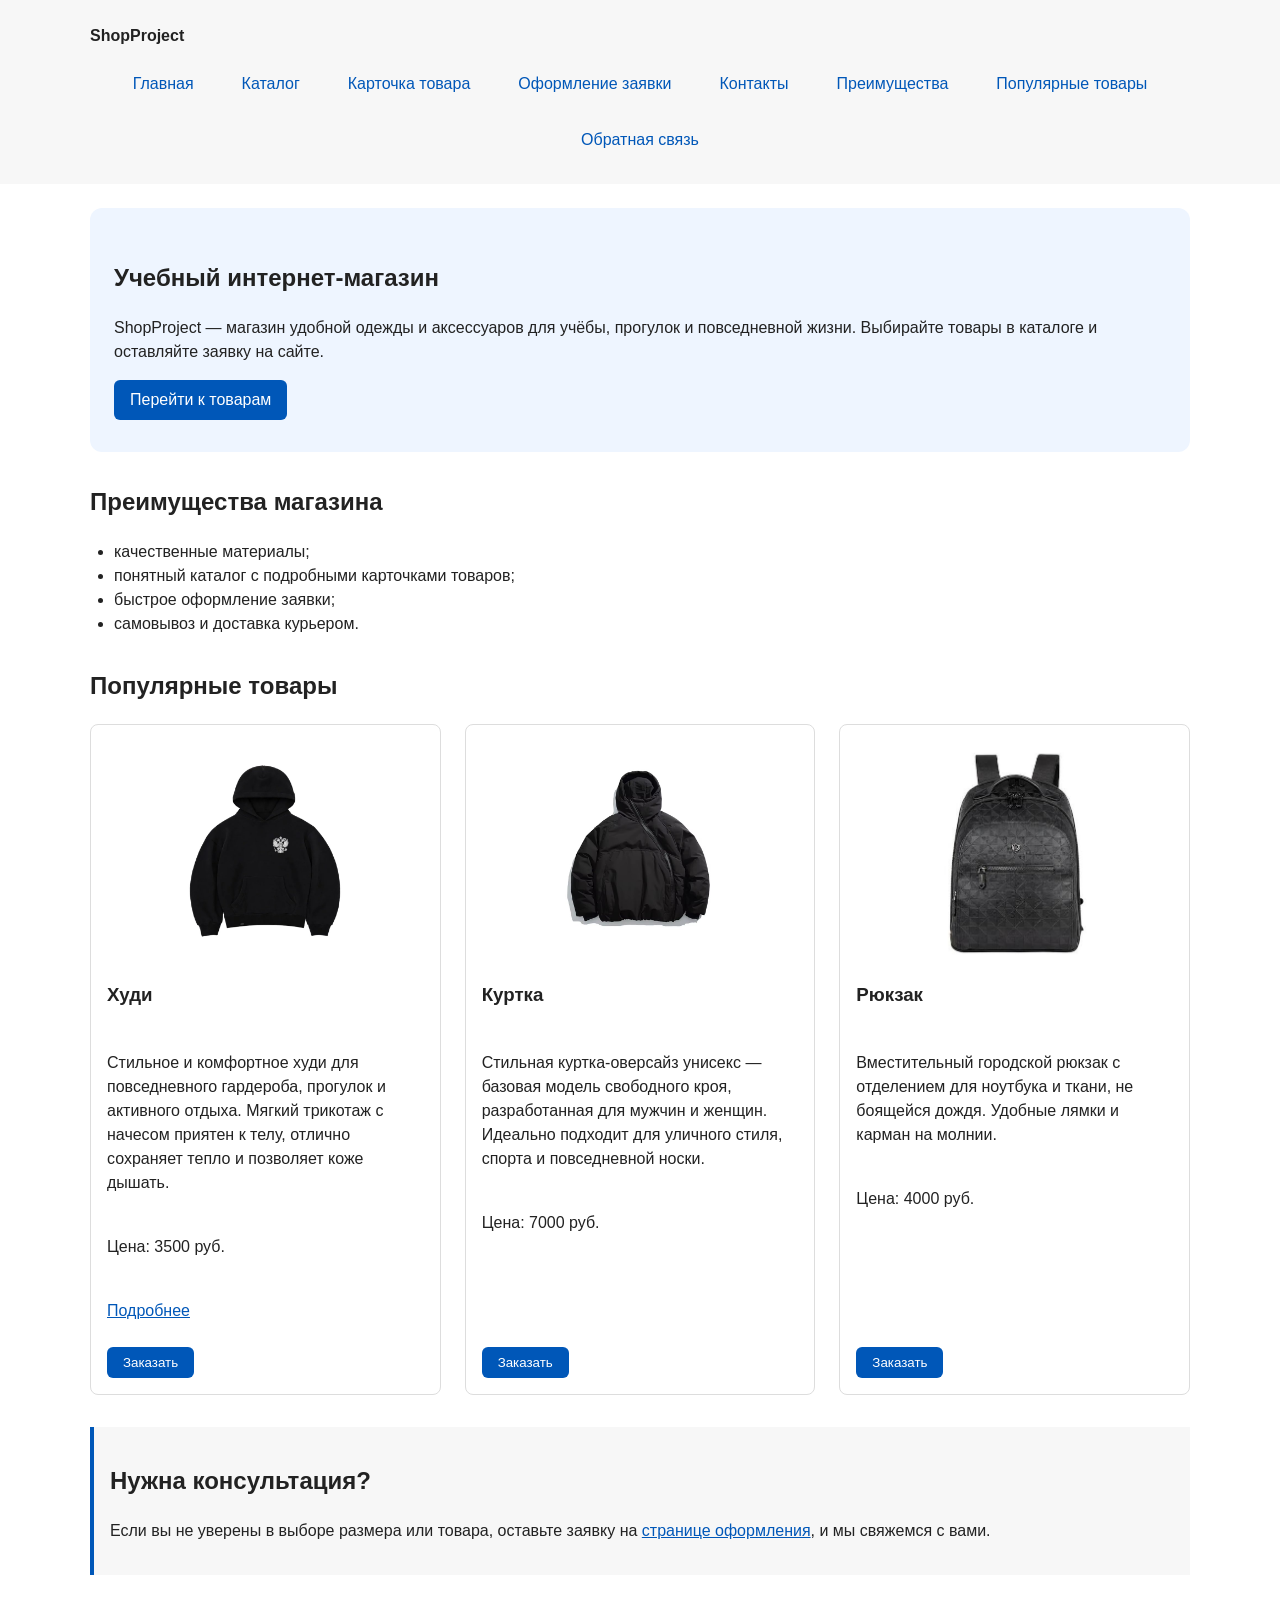
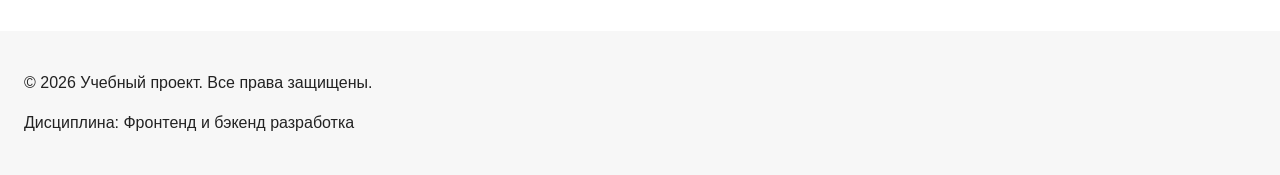
<file: index.html>
<!DOCTYPE html>
<html lang="ru">
<head>
<meta charset="UTF-8">
<meta name="viewport" content="width=device-width, initial-scale=1.0">
<meta name="description" content="Учебный интернет-магазин: главная страница.">
<title>Главная – Учебный интернет-магазин</title>
<link rel="stylesheet" href="css/style.css">
<script src="js/main.js" defer></script>
</head>
<body>

<header>
<div class="site-header">
<a class="site-logo" href="index.html">ShopProject</a>
<nav class="site-nav" aria-label="Основная навигация">
<ul class="site-nav__list">
<li><a href="index.html">Главная</a></li>
<li><a href="catalog.html">Каталог</a></li>
<li><a href="product.html">Карточка товара</a></li>
<li><a href="order.html">Оформление заявки</a></li>
<li><a href="contacts.html">Контакты</a></li>
<li><a href="index.html#advantages">Преимущества</a></li>
<li><a href="index.html#popular">Популярные товары</a></li>
<li><a href="index.html#contacts">Обратная связь</a></li>
</ul>
</nav>
</div>
</header>

<main>
<section class="hero">
<h1>Учебный интернет-магазин</h1>
<p>
ShopProject — магазин удобной одежды и аксессуаров для учёбы, прогулок и повседневной жизни.
Выбирайте товары в каталоге и оставляйте заявку на сайте.
</p>
<a class="button" href="#popular">Перейти к товарам</a>
</section>

<section class="section" id="advantages">
<h2>Преимущества магазина</h2>
<ul class="advantages-list">
<li>качественные материалы;</li>
<li>понятный каталог с подробными карточками товаров;</li>
<li>быстрое оформление заявки;</li>
<li>самовывоз и доставка курьером.</li>
</ul>
</section>

<section class="section" id="popular">
<h2>Популярные товары</h2>
<div class="products-grid">

<article class="product-card">
<img class="product-card__image" src="images/hoodie.jpg" alt="Худи для повседневного гардероба" width="400" height="300">
<h3>Худи</h3>
<p>Стильное и комфортное худи для повседневного гардероба, прогулок и активного отдыха. Мягкий трикотаж с начесом приятен к телу, отлично сохраняет тепло и позволяет коже дышать.</p>
<p>Цена: 3500 руб.</p>
<p><a href="product.html">Подробнее</a></p>
<button class="button product-card__button" type="button" data-product="Худи">
Заказать
</button>
</article>

<article class="product-card">
<img class="product-card__image" src="images/jacket.jpg" alt="Куртка-оверсайз унисекс" width="400" height="300">
<h3>Куртка</h3>
<p>Стильная куртка-оверсайз унисекс — базовая модель свободного кроя, разработанная для мужчин и женщин. Идеально подходит для уличного стиля, спорта и повседневной носки.</p>
<p>Цена: 7000 руб.</p>
<button class="button product-card__button" type="button" data-product="Куртка">
Заказать
</button>
</article>

<article class="product-card">
<img class="product-card__image" src="images/backpack.jpg" alt="Городской рюкзак" width="400" height="300">
<h3>Рюкзак</h3>
<p>Вместительный городской рюкзак с отделением для ноутбука и ткани, не боящейся дождя. Удобные лямки и карман на молнии.</p>
<p>Цена: 4000 руб.</p>
<button class="button product-card__button" type="button" data-product="Рюкзак">
Заказать
</button>
</article>

</div>
</section>

<aside class="aside-info">
<h2>Нужна консультация?</h2>
<p>
Если вы не уверены в выборе размера или товара, оставьте заявку на
<a href="order.html">странице оформления</a>, и мы свяжемся с вами.
</p>
</aside>
</main>

<footer id="contacts">
<p>&copy; 2026 Учебный проект. Все права защищены.</p>
<p>Дисциплина: Фронтенд и бэкенд разработка</p>
</footer>

<!-- Модальное окно с формой заявки -->
<dialog class="order-dialog" id="order-dialog" aria-labelledby="order-dialog-title">
<h2 id="order-dialog-title">Оформление заявки</h2>
<form class="order-form" id="order-form" action="#" method="post" novalidate>
<input id="selected-product" name="selected-product" type="hidden">
<div class="form-field">
<label for="order-name">Имя</label>
<input id="order-name" name="name" type="text" placeholder="Введите ваше имя" minlength="2" autocomplete="given-name" required>
</div>
<div class="form-field">
<label for="order-email">E-mail</label>
<input id="order-email" name="email" type="email" placeholder="example@mail.ru" autocomplete="email" required>
</div>
<div class="form-field">
<label for="order-phone">Телефон</label>
<input id="order-phone" name="phone" type="tel" inputmode="tel" placeholder="+7 (900) 000-00-00" pattern="^\+7 \(\d{3}\) \d{3}-\d{2}-\d{2}$" required>
<small>Формат: +7 (900) 000-00-00</small>
</div>
<div class="form-field">
<label for="order-date">Дата связи</label>
<input id="order-date" name="date" type="date">
</div>
<div class="form-field">
<label for="order-topic">Тема заявки</label>
<select id="order-topic" name="topic" required>
<option value="">Выберите тему</option>
<option value="product">Заказ товара</option>
<option value="consultation">Консультация</option>
<option value="delivery">Доставка</option>
</select>
</div>
<div class="form-field">
<label for="order-comment">Комментарий</label>
<textarea id="order-comment" name="comment" rows="4" placeholder="Укажите дополнительную информацию"></textarea>
</div>
<div class="form-field form-field--checkbox">
<label>
<input id="order-agreement" name="agreement" type="checkbox" required>
Я согласен на обработку данных
</label>
</div>
<div class="form-actions">
<button type="button" id="close-order-dialog">Закрыть</button>
<button type="submit">Отправить заявку</button>
</div>
</form>
</dialog>

<p class="success-message" id="success-message" hidden>
Форма успешно отправлена!
</p>

</body>
</html>
</file>
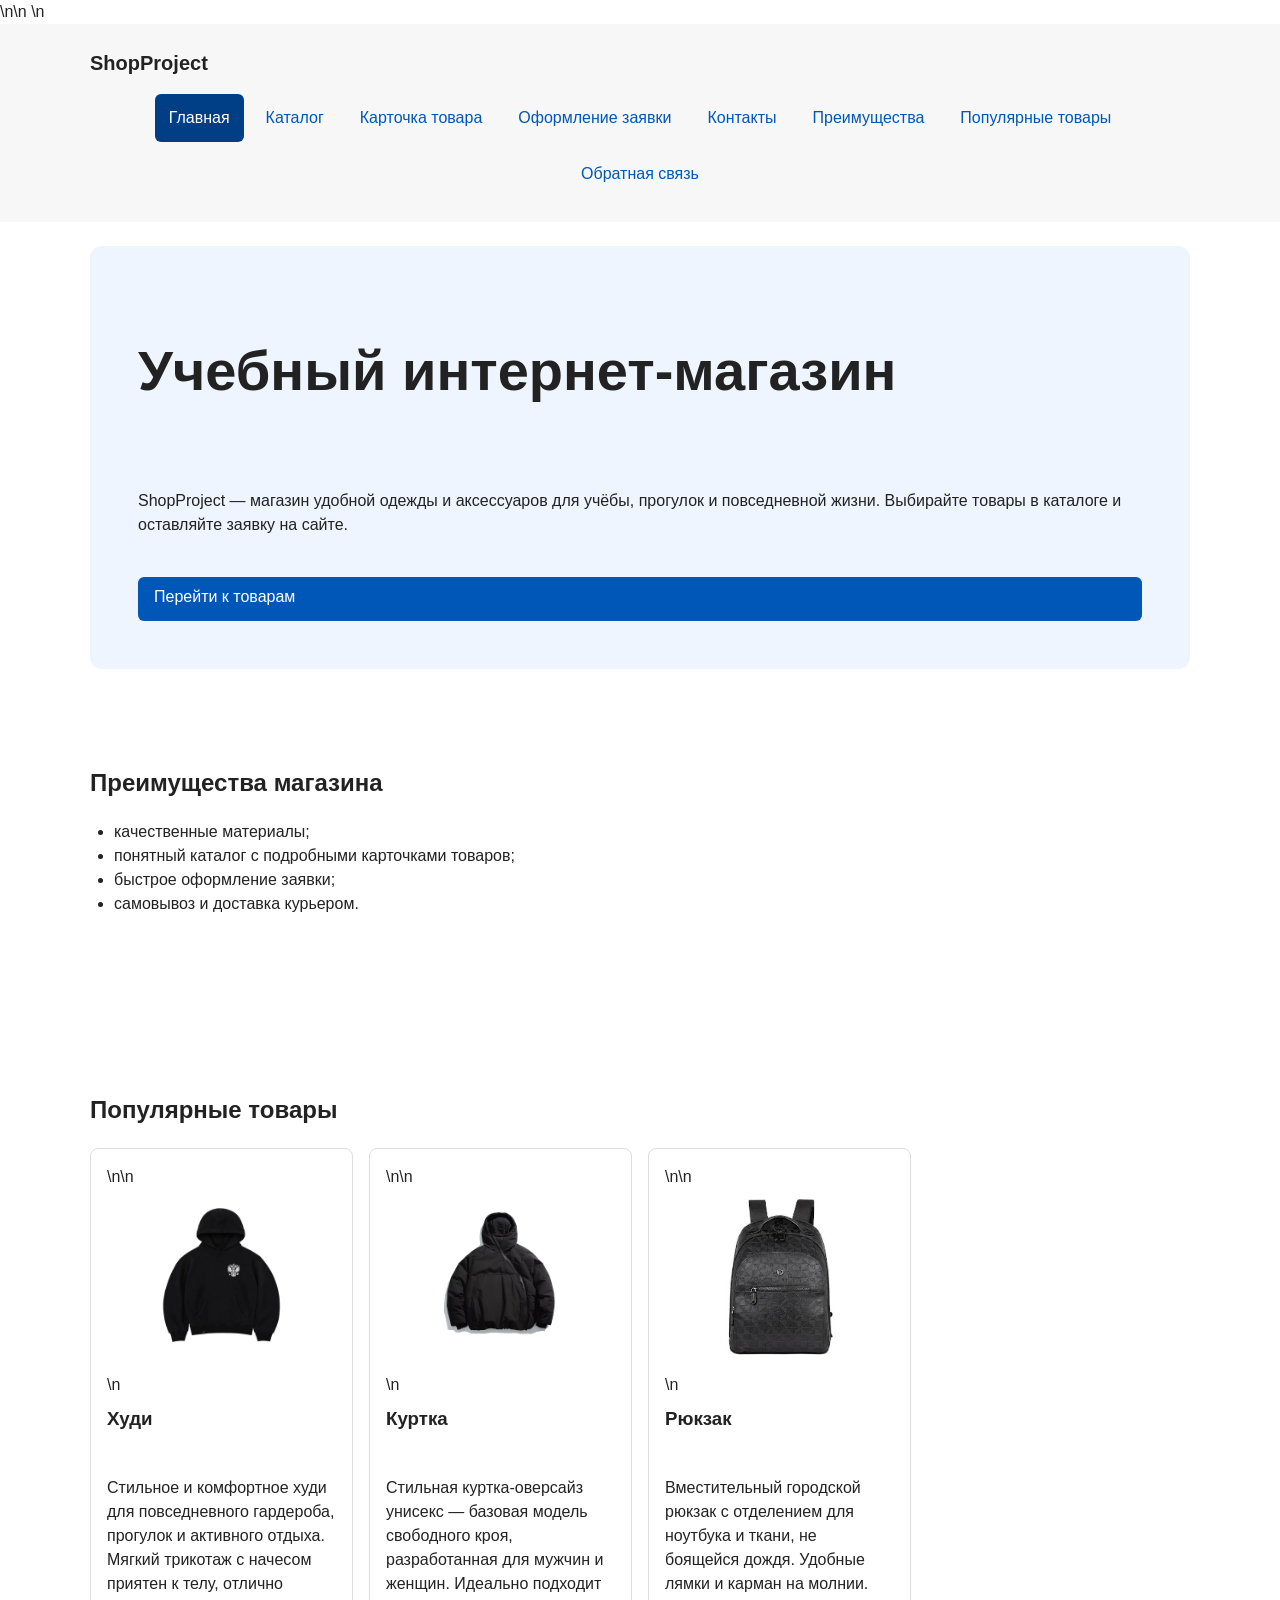
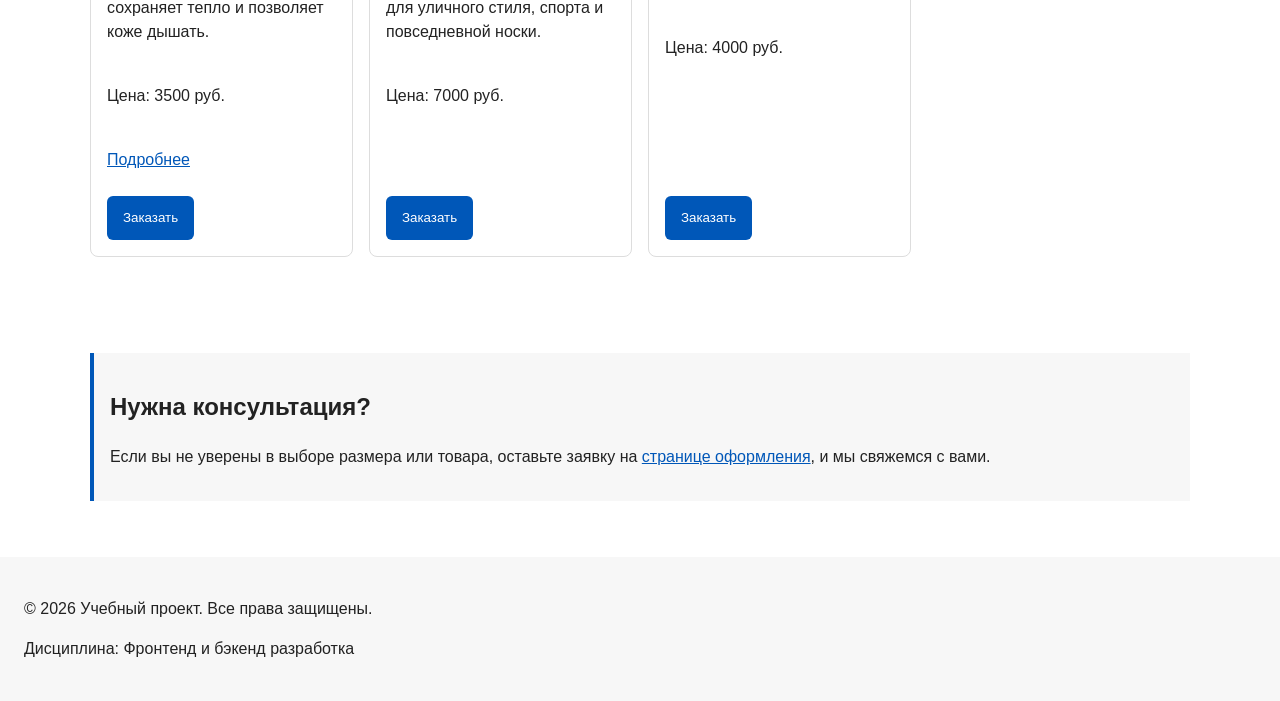
<file: kr3-responsive-shop/index.html>
<!DOCTYPE html>
<html lang="ru">
<head>
<meta charset="UTF-8">
<meta name="viewport" content="width=device-width, initial-scale=1.0">
<meta name="description" content="Учебный интернет-магазин: главная страница.">
<title>Главная – Учебный интернет-магазин</title>
<link rel="stylesheet" href="css/style.css">\n<link rel="stylesheet" href="css/responsive.css">\n<link rel="stylesheet" href="css/a11y.css">
<script src="js/main.js" defer></script>
</head>
<body>\n<a class="skip-link" href="#main">Перейти к основному содержимому</a>

<header>
<div class="site-header">
<a class="site-logo" href="index.html">ShopProject</a>
<nav class="site-nav" aria-label="Основная навигация">
<ul class="site-nav__list">
<li><a href="index.html" aria-current="page">Главная</a></li>
<li><a href="catalog.html">Каталог</a></li>
<li><a href="product.html">Карточка товара</a></li>
<li><a href="order.html">Оформление заявки</a></li>
<li><a href="contacts.html">Контакты</a></li>
<li><a href="index.html#advantages">Преимущества</a></li>
<li><a href="index.html#popular">Популярные товары</a></li>
<li><a href="index.html#contacts">Обратная связь</a></li>
</ul>
</nav>
</div>
</header>

<main id="main">
<section class="hero">
<h1>Учебный интернет-магазин</h1>
<p>
ShopProject — магазин удобной одежды и аксессуаров для учёбы, прогулок и повседневной жизни.
Выбирайте товары в каталоге и оставляйте заявку на сайте.
</p>
<a class="button" href="#popular">Перейти к товарам</a>
</section>

<section class="section" id="advantages">
<h2>Преимущества магазина</h2>
<ul class="advantages-list">
<li>качественные материалы;</li>
<li>понятный каталог с подробными карточками товаров;</li>
<li>быстрое оформление заявки;</li>
<li>самовывоз и доставка курьером.</li>
</ul>
</section>

<section class="section" id="popular">
<h2>Популярные товары</h2>
<div class="products-grid">

<article class="product-card">
<picture class="product-card__media">\n<source srcset="../images/hoodie.jpg" type="image/jpeg">\n<img class="product-card__image" src="../images/hoodie.jpg" srcset="../images/hoodie.jpg 400w" sizes="(max-width: 639px) 100vw, (max-width: 1023px) 50vw, 33vw" alt="Худи для повседневного гардероба" width="400" height="300" loading="lazy">\n</picture>
<h3>Худи</h3>
<p>Стильное и комфортное худи для повседневного гардероба, прогулок и активного отдыха. Мягкий трикотаж с начесом приятен к телу, отлично сохраняет тепло и позволяет коже дышать.</p>
<p>Цена: 3500 руб.</p>
<p><a href="product.html">Подробнее</a></p>
<button class="button product-card__button" type="button" data-product="Худи">
Заказать
</button>
</article>

<article class="product-card">
<picture class="product-card__media">\n<source srcset="../images/jacket.jpg" type="image/jpeg">\n<img class="product-card__image" src="../images/jacket.jpg" srcset="../images/jacket.jpg 400w" sizes="(max-width: 639px) 100vw, (max-width: 1023px) 50vw, 33vw" alt="Куртка-оверсайз унисекс" width="400" height="300" loading="lazy">\n</picture>
<h3>Куртка</h3>
<p>Стильная куртка-оверсайз унисекс — базовая модель свободного кроя, разработанная для мужчин и женщин. Идеально подходит для уличного стиля, спорта и повседневной носки.</p>
<p>Цена: 7000 руб.</p>
<button class="button product-card__button" type="button" data-product="Куртка">
Заказать
</button>
</article>

<article class="product-card">
<picture class="product-card__media">\n<source srcset="../images/backpack.jpg" type="image/jpeg">\n<img class="product-card__image" src="../images/backpack.jpg" srcset="../images/backpack.jpg 400w" sizes="(max-width: 639px) 100vw, (max-width: 1023px) 50vw, 33vw" alt="Городской рюкзак" width="400" height="300" loading="lazy">\n</picture>
<h3>Рюкзак</h3>
<p>Вместительный городской рюкзак с отделением для ноутбука и ткани, не боящейся дождя. Удобные лямки и карман на молнии.</p>
<p>Цена: 4000 руб.</p>
<button class="button product-card__button" type="button" data-product="Рюкзак">
Заказать
</button>
</article>

</div>
</section>

<aside class="aside-info">
<h2>Нужна консультация?</h2>
<p>
Если вы не уверены в выборе размера или товара, оставьте заявку на
<a href="order.html">странице оформления</a>, и мы свяжемся с вами.
</p>
</aside>
</main>

<footer id="contacts">
<p>&copy; 2026 Учебный проект. Все права защищены.</p>
<p>Дисциплина: Фронтенд и бэкенд разработка</p>
</footer>

<!-- Модальное окно с формой заявки -->
<dialog class="order-dialog" id="order-dialog" aria-labelledby="order-dialog-title">
<h2 id="order-dialog-title">Оформление заявки</h2>
<form class="order-form" id="order-form" action="#" method="post" novalidate>
<input id="selected-product" name="selected-product" type="hidden">
<div class="form-field">
<label for="order-name">Имя</label>
<input id="order-name" name="name" type="text" placeholder="Введите ваше имя" minlength="2" autocomplete="given-name" required>
</div>
<div class="form-field">
<label for="order-email">E-mail</label>
<input id="order-email" name="email" type="email" placeholder="example@mail.ru" autocomplete="email" required>
</div>
<div class="form-field">
<label for="order-phone">Телефон</label>
<input id="order-phone" name="phone" type="tel" inputmode="tel" placeholder="+7 (900) 000-00-00" pattern="^\+7 \(\d{3}\) \d{3}-\d{2}-\d{2}$" required>
<small>Формат: +7 (900) 000-00-00</small>
</div>
<div class="form-field">
<label for="order-date">Дата связи</label>
<input id="order-date" name="date" type="date">
</div>
<div class="form-field">
<label for="order-topic">Тема заявки</label>
<select id="order-topic" name="topic" required>
<option value="">Выберите тему</option>
<option value="product">Заказ товара</option>
<option value="consultation">Консультация</option>
<option value="delivery">Доставка</option>
</select>
</div>
<div class="form-field">
<label for="order-comment">Комментарий</label>
<textarea id="order-comment" name="comment" rows="4" placeholder="Укажите дополнительную информацию"></textarea>
</div>
<div class="form-field form-field--checkbox">
<label>
<input id="order-agreement" name="agreement" type="checkbox" required>
Я согласен на обработку данных
</label>
</div>
<div class="form-actions">
<button type="button" id="close-order-dialog">Закрыть</button>
<button type="submit">Отправить заявку</button>
</div>
</form>
</dialog>

<p class="success-message" id="success-message" hidden>
Форма успешно отправлена!
</p>

</body>
</html>
</file>
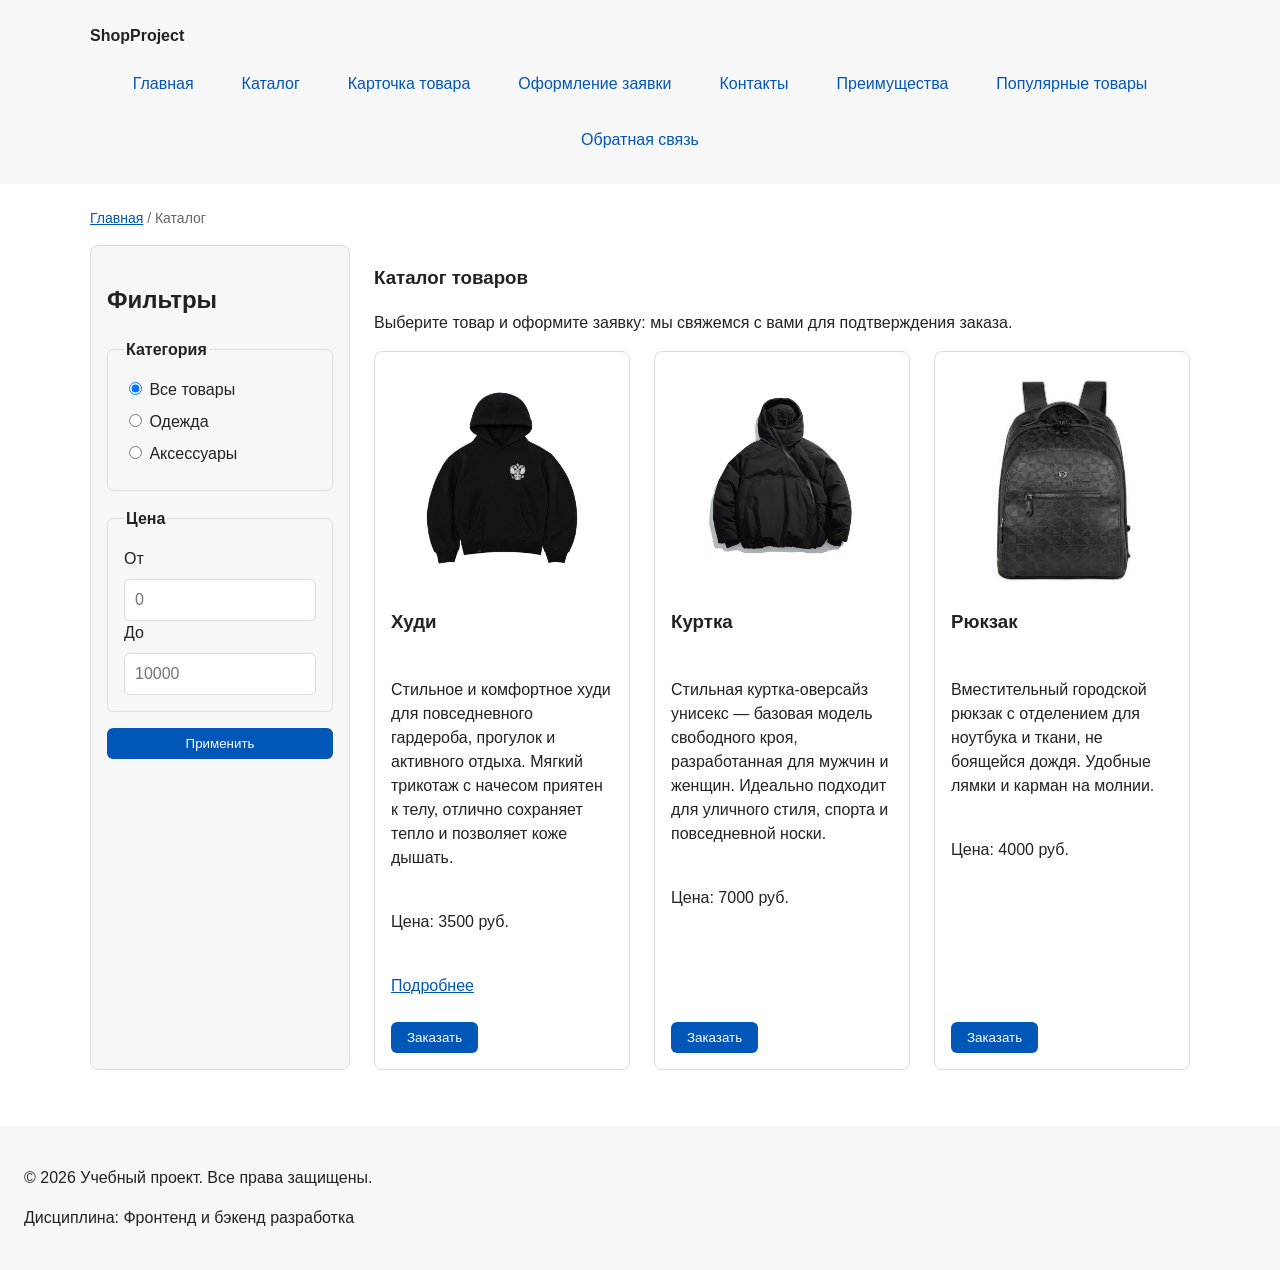
<file: catalog.html>
<!DOCTYPE html>
<html lang="ru">
<head>
<meta charset="UTF-8">
<meta name="viewport" content="width=device-width, initial-scale=1.0">
<meta name="description" content="Каталог товаров учебного интернет-магазина.">
<title>Каталог товаров – Учебный интернет-магазин</title>
<link rel="stylesheet" href="css/style.css">
<script src="js/main.js" defer></script>
</head>
<body>

<header>
<div class="site-header">
<a class="site-logo" href="index.html">ShopProject</a>
<nav class="site-nav" aria-label="Основная навигация">
<ul class="site-nav__list">
<li><a href="index.html">Главная</a></li>
<li><a href="catalog.html">Каталог</a></li>
<li><a href="product.html">Карточка товара</a></li>
<li><a href="order.html">Оформление заявки</a></li>
<li><a href="contacts.html">Контакты</a></li>
<li><a href="index.html#advantages">Преимущества</a></li>
<li><a href="index.html#popular">Популярные товары</a></li>
<li><a href="index.html#contacts">Обратная связь</a></li>
</ul>
</nav>
</div>
</header>

<main>
<nav class="breadcrumbs" aria-label="Хлебные крошки">
<a href="index.html">Главная</a>
<span>Каталог</span>
</nav>

<section class="catalog-layout">
<aside class="catalog-filters">
<h2>Фильтры</h2>
<form class="filters-form" action="#" method="get">
<fieldset>
<legend>Категория</legend>
<label>
<input type="radio" name="category" value="all" checked>
Все товары
</label>
<label>
<input type="radio" name="category" value="clothes">
Одежда
</label>
<label>
<input type="radio" name="category" value="accessories">
Аксессуары
</label>
</fieldset>
<fieldset>
<legend>Цена</legend>
<label for="price-from">От</label>
<input id="price-from" name="price-from" type="number" min="0" placeholder="0">
<label for="price-to">До</label>
<input id="price-to" name="price-to" type="number" min="0" placeholder="10000">
</fieldset>
<button class="button" type="submit">Применить</button>
</form>
</aside>

<section class="catalog-products">
<h1>Каталог товаров</h1>
<p>Выберите товар и оформите заявку: мы свяжемся с вами для подтверждения заказа.</p>

<div class="products-grid">

<article class="product-card">
<img class="product-card__image" src="images/hoodie.jpg" alt="Худи для повседневного гардероба" width="400" height="300">
<h3>Худи</h3>
<p>Стильное и комфортное худи для повседневного гардероба, прогулок и активного отдыха. Мягкий трикотаж с начесом приятен к телу, отлично сохраняет тепло и позволяет коже дышать.</p>
<p>Цена: 3500 руб.</p>
<p><a href="product.html">Подробнее</a></p>
<button class="button product-card__button" type="button" data-product="Худи">
Заказать
</button>
</article>

<article class="product-card">
<img class="product-card__image" src="images/jacket.jpg" alt="Куртка-оверсайз унисекс" width="400" height="300">
<h3>Куртка</h3>
<p>Стильная куртка-оверсайз унисекс — базовая модель свободного кроя, разработанная для мужчин и женщин. Идеально подходит для уличного стиля, спорта и повседневной носки.</p>
<p>Цена: 7000 руб.</p>
<button class="button product-card__button" type="button" data-product="Куртка">
Заказать
</button>
</article>

<article class="product-card">
<img class="product-card__image" src="images/backpack.jpg" alt="Городской рюкзак" width="400" height="300">
<h3>Рюкзак</h3>
<p>Вместительный городской рюкзак с отделением для ноутбука и ткани, не боящейся дождя. Удобные лямки и карман на молнии.</p>
<p>Цена: 4000 руб.</p>
<button class="button product-card__button" type="button" data-product="Рюкзак">
Заказать
</button>
</article>

</div>
</section>
</section>
</main>

<footer>
<p>&copy; 2026 Учебный проект. Все права защищены.</p>
<p>Дисциплина: Фронтенд и бэкенд разработка</p>
</footer>

<!-- Модальное окно с формой заявки -->
<dialog class="order-dialog" id="order-dialog" aria-labelledby="order-dialog-title">
<h2 id="order-dialog-title">Оформление заявки</h2>
<form class="order-form" id="order-form" action="#" method="post" novalidate>
<input id="selected-product" name="selected-product" type="hidden">
<div class="form-field">
<label for="order-name">Имя</label>
<input id="order-name" name="name" type="text" placeholder="Введите ваше имя" minlength="2" autocomplete="given-name" required>
</div>
<div class="form-field">
<label for="order-email">E-mail</label>
<input id="order-email" name="email" type="email" placeholder="example@mail.ru" autocomplete="email" required>
</div>
<div class="form-field">
<label for="order-phone">Телефон</label>
<input id="order-phone" name="phone" type="tel" inputmode="tel" placeholder="+7 (900) 000-00-00" pattern="^\+7 \(\d{3}\) \d{3}-\d{2}-\d{2}$" required>
<small>Формат: +7 (900) 000-00-00</small>
</div>
<div class="form-field">
<label for="order-date">Дата связи</label>
<input id="order-date" name="date" type="date">
</div>
<div class="form-field">
<label for="order-topic">Тема заявки</label>
<select id="order-topic" name="topic" required>
<option value="">Выберите тему</option>
<option value="product">Заказ товара</option>
<option value="consultation">Консультация</option>
<option value="delivery">Доставка</option>
</select>
</div>
<div class="form-field">
<label for="order-comment">Комментарий</label>
<textarea id="order-comment" name="comment" rows="4" placeholder="Укажите дополнительную информацию"></textarea>
</div>
<div class="form-field form-field--checkbox">
<label>
<input id="order-agreement" name="agreement" type="checkbox" required>
Я согласен на обработку данных
</label>
</div>
<div class="form-actions">
<button type="button" id="close-order-dialog">Закрыть</button>
<button type="submit">Отправить заявку</button>
</div>
</form>
</dialog>

<p class="success-message" id="success-message" hidden>
Форма успешно отправлена!
</p>

</body>
</html>
</file>
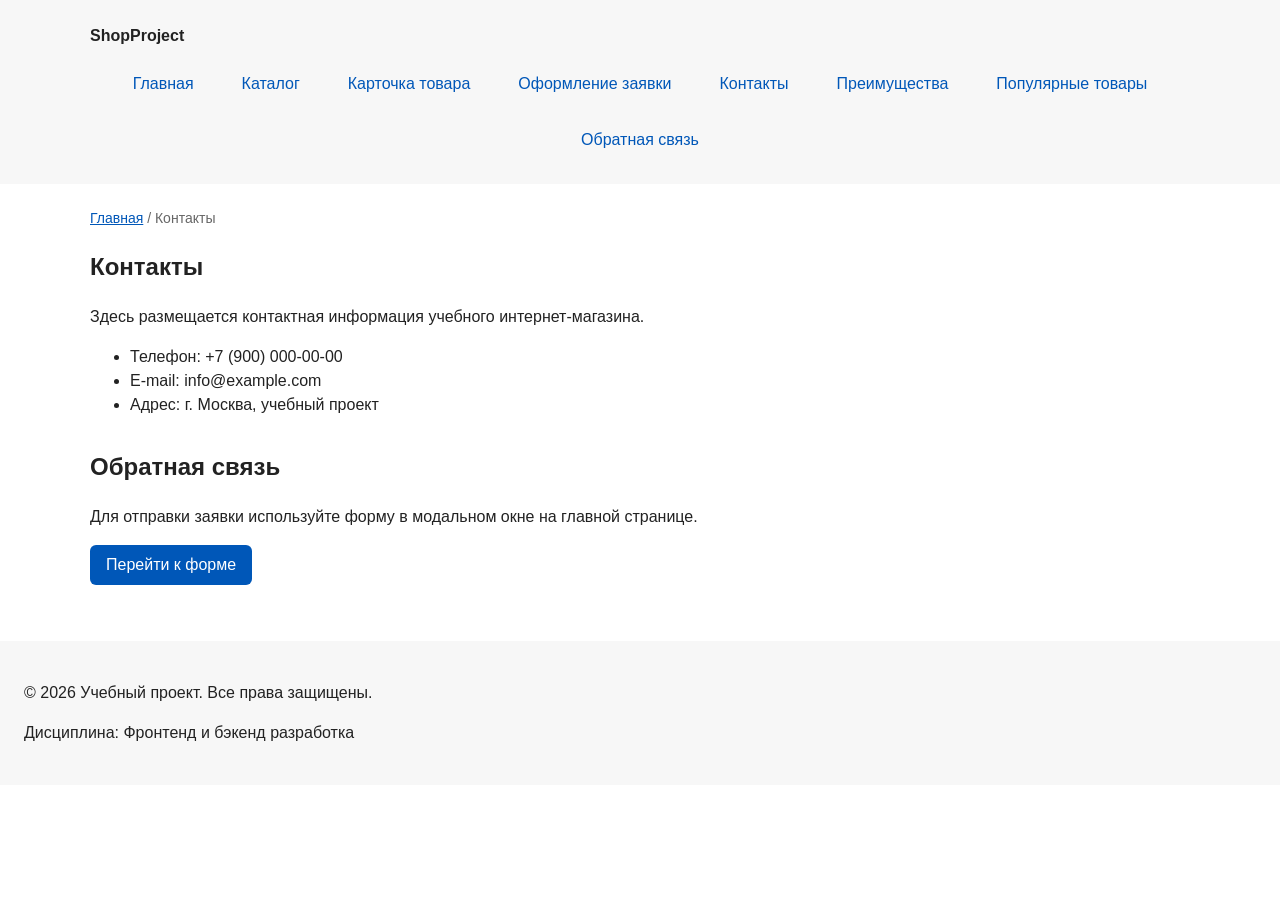
<file: contacts.html>
<!DOCTYPE html>
<html lang="ru">
<head>
    <meta charset="UTF-8">
    <meta name="viewport" content="width=device-width, initial-scale=1.0">
    <meta name="description" content="Контактная информация учебного интернет-магазина.">
    <title>Контакты – Учебный интернет-магазин</title>
    <link rel="stylesheet" href="css/style.css">
    <script src="js/main.js" defer></script>
</head>
<body>
    <header>
        <div class="site-header">
            <a class="site-logo" href="index.html">ShopProject</a>
            <nav class="site-nav" aria-label="Основная навигация">
                <ul class="site-nav__list">
                    <li><a href="index.html">Главная</a></li>
                    <li><a href="catalog.html">Каталог</a></li>
                    <li><a href="product.html">Карточка товара</a></li>
                    <li><a href="order.html">Оформление заявки</a></li>
                    <li><a href="contacts.html">Контакты</a></li>
                    <li><a href="index.html#advantages">Преимущества</a></li>
                    <li><a href="index.html#popular">Популярные товары</a></li>
                    <li><a href="index.html#contacts">Обратная связь</a></li>
                </ul>
            </nav>
        </div>
    </header>

    <main>
        <nav class="breadcrumbs" aria-label="Хлебные крошки">
            <a href="index.html">Главная</a>
            <span>Контакты</span>
        </nav>

        <section class="section">
            <h1>Контакты</h1>
            <p>
                Здесь размещается контактная информация учебного интернет-магазина.
            </p>
            <ul>
                <li>Телефон: +7 (900) 000-00-00</li>
                <li>E-mail: info@example.com</li>
                <li>Адрес: г. Москва, учебный проект</li>
            </ul>
        </section>

        <section class="section" id="feedback">
            <h2>Обратная связь</h2>
            <p>
                Для отправки заявки используйте форму в модальном окне на главной странице.
            </p>
            <a class="button" href="index.html#contacts">Перейти к форме</a>
        </section>
    </main>

    <footer>
        <p>&copy; 2026 Учебный проект. Все права защищены.</p>
        <p>Дисциплина: Фронтенд и бэкенд разработка</p>
    </footer>

    <!-- Модальное окно с формой заявки -->
    <dialog class="order-dialog" id="order-dialog" aria-labelledby="order-dialog-title">
        <h2 id="order-dialog-title">Оформление заявки</h2>

        <form class="order-form" id="order-form" action="#" method="post" novalidate>
            <input id="selected-product" name="selected-product" type="hidden">

            <div class="form-field">
                <label for="order-name">Имя</label>
                <input id="order-name" name="name" type="text" placeholder="Введите ваше имя" minlength="2" autocomplete="given-name" required>
            </div>

            <div class="form-field">
                <label for="order-email">E-mail</label>
                <input id="order-email" name="email" type="email" placeholder="example@mail.ru" autocomplete="email" required>
            </div>

            <div class="form-field">
                <label for="order-phone">Телефон</label>
                <input id="order-phone" name="phone" type="tel" inputmode="tel" placeholder="+7 (900) 000-00-00" pattern="^\+7 \(\d{3}\) \d{3}-\d{2}-\d{2}$" required>
                <small>Формат: +7 (900) 000-00-00</small>
            </div>

            <div class="form-field">
                <label for="order-date">Дата связи</label>
                <input id="order-date" name="date" type="date">
            </div>

            <div class="form-field">
                <label for="order-topic">Тема заявки</label>
                <select id="order-topic" name="topic" required>
                    <option value="">Выберите тему</option>
                    <option value="product">Заказ товара</option>
                    <option value="consultation">Консультация</option>
                    <option value="delivery">Доставка</option>
                </select>
            </div>

            <div class="form-field">
                <label for="order-comment">Комментарий</label>
                <textarea id="order-comment" name="comment" rows="4" placeholder="Укажите дополнительную информацию"></textarea>
            </div>

            <div class="form-field form-field--checkbox">
                <label>
                    <input id="order-agreement" name="agreement" type="checkbox" required>
                    Я согласен на обработку данных
                </label>
            </div>

            <div class="form-actions">
                <button type="button" id="close-order-dialog">Закрыть</button>
                <button type="submit">Отправить заявку</button>
            </div>
        </form>
    </dialog>

    <p class="success-message" id="success-message" hidden>
        Форма успешно отправлена!
    </p>
</body>
</html>
</file>
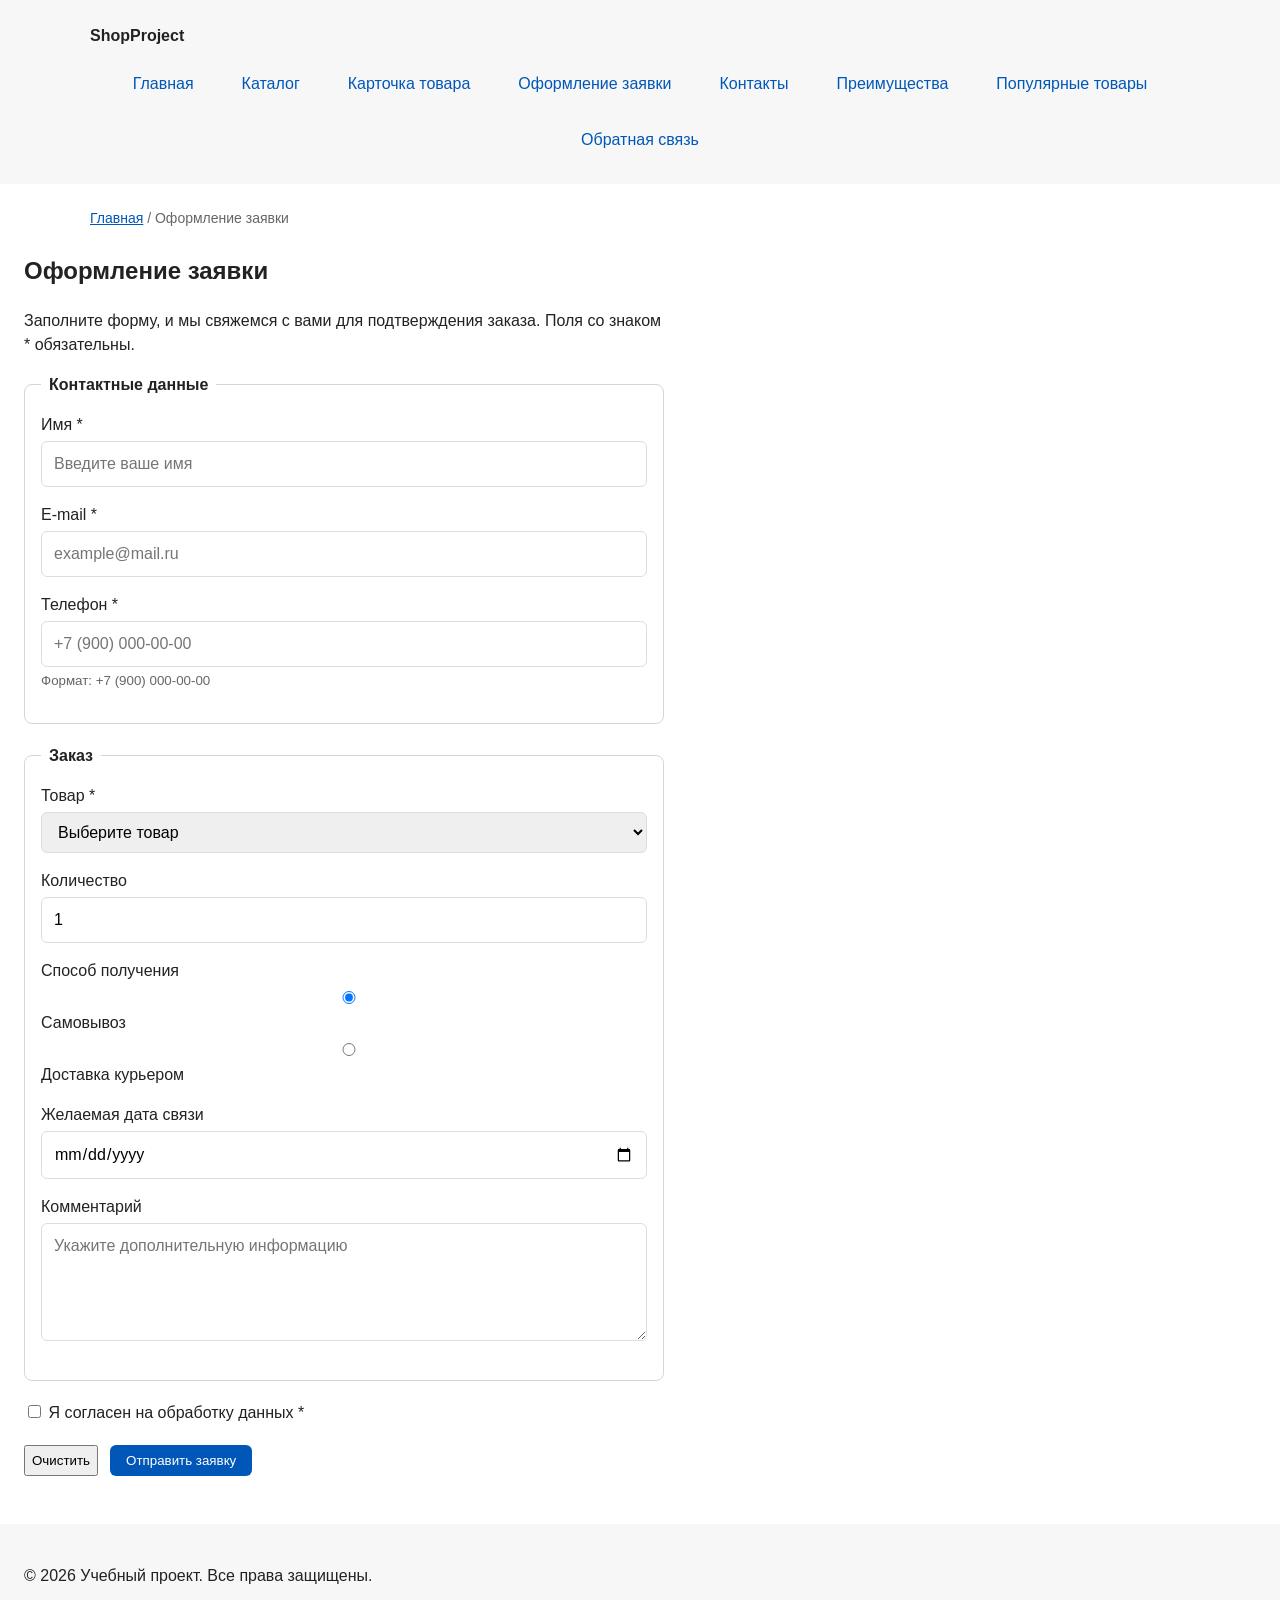
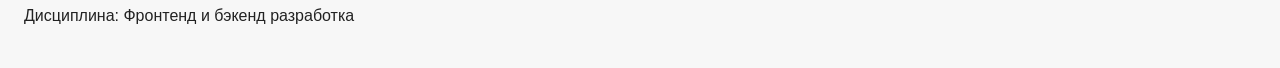
<file: order.html>
<!DOCTYPE html>
<html lang="ru">
<head>
<meta charset="UTF-8">
<meta name="viewport" content="width=device-width, initial-scale=1.0">
<meta name="description" content="Страница оформления заявки в учебном интернет-магазине.">
<title>Оформление заявки – Учебный интернет-магазин</title>
<link rel="stylesheet" href="css/style.css">
</head>
<body>

<header>
<div class="site-header">
<a class="site-logo" href="index.html">ShopProject</a>
<nav class="site-nav" aria-label="Основная навигация">
<ul class="site-nav__list">
<li><a href="index.html">Главная</a></li>
<li><a href="catalog.html">Каталог</a></li>
<li><a href="product.html">Карточка товара</a></li>
<li><a href="order.html">Оформление заявки</a></li>
<li><a href="contacts.html">Контакты</a></li>
<li><a href="index.html#advantages">Преимущества</a></li>
<li><a href="index.html#popular">Популярные товары</a></li>
<li><a href="index.html#contacts">Обратная связь</a></li>
</ul>
</nav>
</div>
</header>

<main>
<nav class="breadcrumbs" aria-label="Хлебные крошки">
<a href="index.html">Главная</a>
<span>Оформление заявки</span>
</nav>

<section class="order-page">
<h1>Оформление заявки</h1>
<p>Заполните форму, и мы свяжемся с вами для подтверждения заказа. Поля со знаком * обязательны.</p>

<form class="order-form order-page__form" action="#" method="post">

<fieldset>
<legend>Контактные данные</legend>

<div class="form-field">
<label for="page-name">Имя *</label>
<input id="page-name" name="name" type="text" placeholder="Введите ваше имя" minlength="2" autocomplete="given-name" required>
</div>

<div class="form-field">
<label for="page-email">E-mail *</label>
<input id="page-email" name="email" type="email" placeholder="example@mail.ru" autocomplete="email" required>
</div>

<div class="form-field">
<label for="page-phone">Телефон *</label>
<input id="page-phone" name="phone" type="tel" inputmode="tel" placeholder="+7 (900) 000-00-00" pattern="^\+7 \(\d{3}\) \d{3}-\d{2}-\d{2}$" required>
<small>Формат: +7 (900) 000-00-00</small>
</div>
</fieldset>

<fieldset>
<legend>Заказ</legend>

<div class="form-field">
<label for="page-product">Товар *</label>
<select id="page-product" name="product" required>
<option value="">Выберите товар</option>
<option value="hoodie">Худи – 3500 руб.</option>
<option value="jacket">Куртка – 7000 руб.</option>
<option value="backpack">Рюкзак – 4000 руб.</option>
</select>
</div>

<div class="form-field">
<label for="page-quantity">Количество</label>
<input id="page-quantity" name="quantity" type="number" min="1" max="10" value="1">
</div>

<div class="form-field">
<span class="form-field__title">Способ получения</span>
<label><input type="radio" name="delivery" value="pickup" checked> Самовывоз</label>
<label><input type="radio" name="delivery" value="courier"> Доставка курьером</label>
</div>

<div class="form-field">
<label for="page-date">Желаемая дата связи</label>
<input id="page-date" name="date" type="date">
</div>

<div class="form-field">
<label for="page-comment">Комментарий</label>
<textarea id="page-comment" name="comment" rows="4" placeholder="Укажите дополнительную информацию"></textarea>
</div>
</fieldset>

<div class="form-field form-field--checkbox">
<label>
<input id="page-agreement" name="agreement" type="checkbox" required>
Я согласен на обработку данных *
</label>
</div>

<div class="form-actions">
<button type="reset">Очистить</button>
<button class="button" type="submit">Отправить заявку</button>
</div>

</form>
</section>
</main>

<footer>
<p>&copy; 2026 Учебный проект. Все права защищены.</p>
<p>Дисциплина: Фронтенд и бэкенд разработка</p>
</footer>

</body>
</html>
</file>
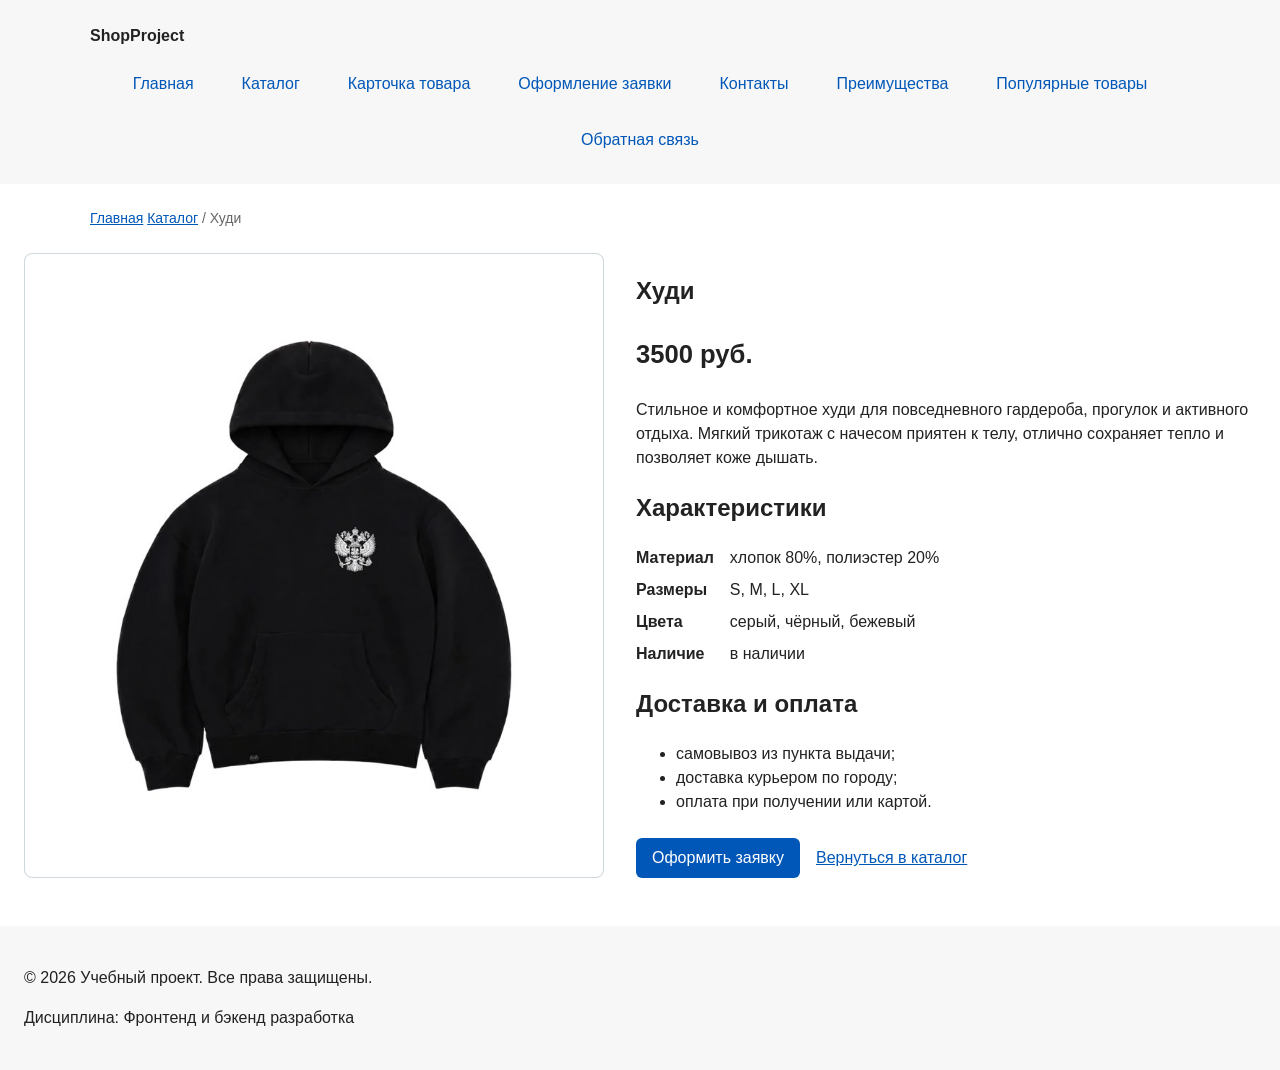
<file: product.html>
<!DOCTYPE html>
<html lang="ru">
<head>
<meta charset="UTF-8">
<meta name="viewport" content="width=device-width, initial-scale=1.0">
<meta name="description" content="Карточка товара: худи.">
<title>Худи – Учебный интернет-магазин</title>
<link rel="stylesheet" href="css/style.css">
</head>
<body>

<header>
<div class="site-header">
<a class="site-logo" href="index.html">ShopProject</a>
<nav class="site-nav" aria-label="Основная навигация">
<ul class="site-nav__list">
<li><a href="index.html">Главная</a></li>
<li><a href="catalog.html">Каталог</a></li>
<li><a href="product.html">Карточка товара</a></li>
<li><a href="order.html">Оформление заявки</a></li>
<li><a href="contacts.html">Контакты</a></li>
<li><a href="index.html#advantages">Преимущества</a></li>
<li><a href="index.html#popular">Популярные товары</a></li>
<li><a href="index.html#contacts">Обратная связь</a></li>
</ul>
</nav>
</div>
</header>

<main>
<nav class="breadcrumbs" aria-label="Хлебные крошки">
<a href="index.html">Главная</a>
<a href="catalog.html">Каталог</a>
<span>Худи</span>
</nav>

<article class="product-page">
<div class="product-page__image">
<img src="images/hoodie.jpg" alt="Худи для повседневного гардероба" width="400" height="300">
</div>

<div class="product-page__info">
<h1>Худи</h1>
<p class="product-page__price">3500 руб.</p>
<p>
Стильное и комфортное худи для повседневного гардероба, прогулок и активного отдыха.
Мягкий трикотаж с начесом приятен к телу, отлично сохраняет тепло и позволяет коже дышать.
</p>

<section aria-labelledby="specs-title">
<h2 id="specs-title">Характеристики</h2>
<dl class="product-page__specs">
<dt>Материал</dt>
<dd>хлопок 80%, полиэстер 20%</dd>
<dt>Размеры</dt>
<dd>S, M, L, XL</dd>
<dt>Цвета</dt>
<dd>серый, чёрный, бежевый</dd>
<dt>Наличие</dt>
<dd>в наличии</dd>
</dl>
</section>

<section aria-labelledby="delivery-title">
<h2 id="delivery-title">Доставка и оплата</h2>
<ul>
<li>самовывоз из пункта выдачи;</li>
<li>доставка курьером по городу;</li>
<li>оплата при получении или картой.</li>
</ul>
</section>

<div class="product-page__actions">
<a class="button" href="order.html">Оформить заявку</a>
<a href="catalog.html">Вернуться в каталог</a>
</div>
</div>
</article>
</main>

<footer>
<p>&copy; 2026 Учебный проект. Все права защищены.</p>
<p>Дисциплина: Фронтенд и бэкенд разработка</p>
</footer>

</body>
</html>
</file>
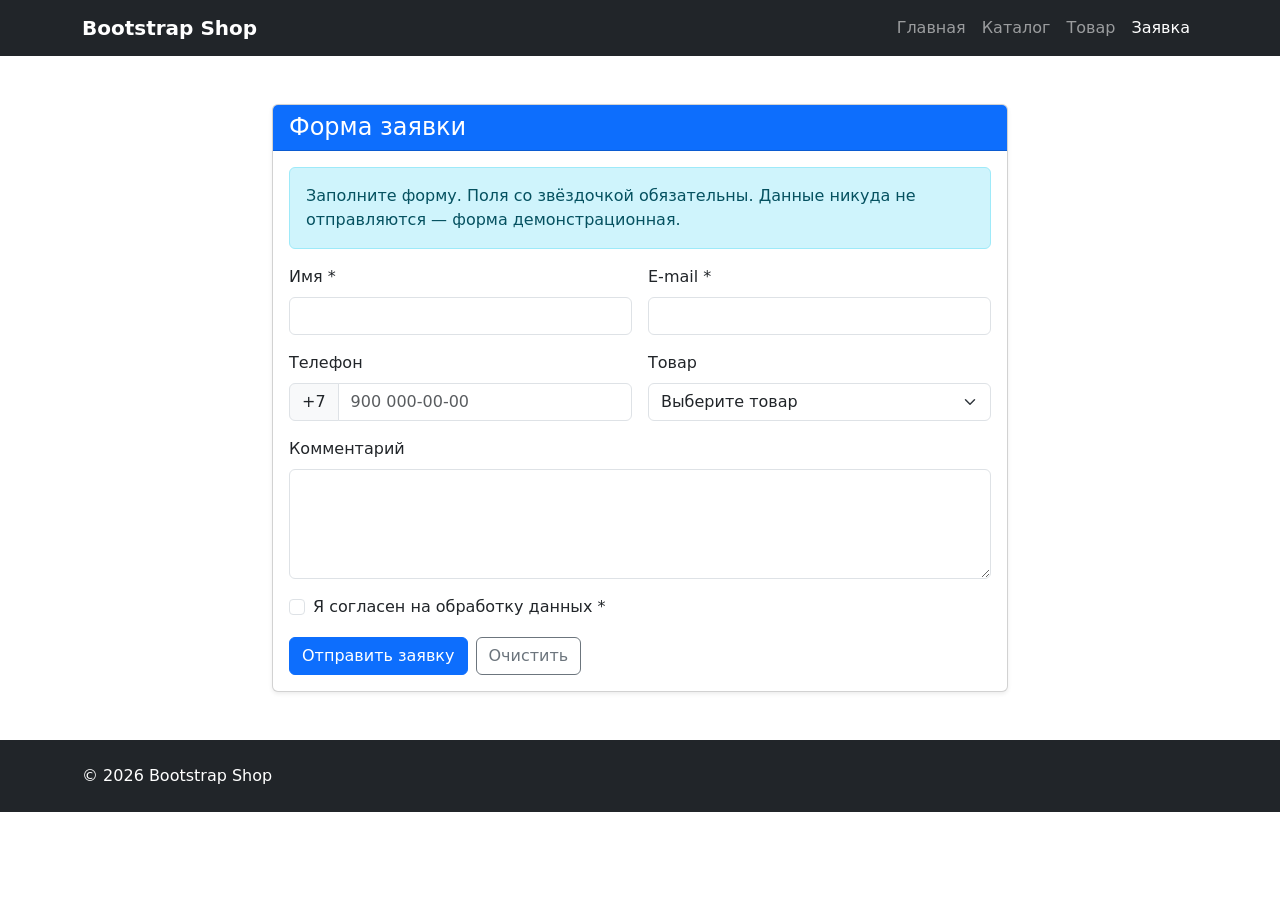
<file: kr2-bootstrap-shop/order.html>
<!doctype html>
<html lang="ru"><head><meta charset="utf-8"><meta name="viewport" content="width=device-width, initial-scale=1"><title>Заявка — Bootstrap Shop</title><link href="https://cdn.jsdelivr.net/npm/bootstrap@5.3.8/dist/css/bootstrap.min.css" rel="stylesheet"><link rel="stylesheet" href="css/custom.css"></head>
<body><nav class="navbar navbar-expand-lg navbar-dark bg-dark"><div class="container"><a class="navbar-brand fw-bold" href="index.html">Bootstrap Shop</a><button class="navbar-toggler" type="button" data-bs-toggle="collapse" data-bs-target="#mainNav" aria-label="Открыть меню"><span class="navbar-toggler-icon"></span></button><div class="collapse navbar-collapse" id="mainNav"><ul class="navbar-nav ms-auto"><li class="nav-item"><a class="nav-link" href="index.html">Главная</a></li><li class="nav-item"><a class="nav-link" href="catalog.html">Каталог</a></li><li class="nav-item"><a class="nav-link" href="product.html">Товар</a></li><li class="nav-item"><a class="nav-link active" aria-current="page" href="order.html">Заявка</a></li></ul></div></div></nav>
<main class="container py-5"><div class="row justify-content-center"><div class="col-12 col-lg-8"><div class="card shadow-sm"><div class="card-header bg-primary text-white"><h1 class="h4 mb-0">Форма заявки</h1></div><div class="card-body"><div class="alert alert-info" role="alert">Заполните форму. Поля со звёздочкой обязательны. Данные никуда не отправляются — форма демонстрационная.</div><form class="demo-form"><div class="row g-3"><div class="col-12 col-md-6"><label for="order-name" class="form-label">Имя *</label><input id="order-name" name="name" type="text" class="form-control" autocomplete="name" required></div><div class="col-12 col-md-6"><label for="order-email" class="form-label">E-mail *</label><input id="order-email" name="email" type="email" class="form-control" autocomplete="email" required></div><div class="col-12 col-md-6"><label for="order-phone" class="form-label">Телефон</label><div class="input-group"><span class="input-group-text">+7</span><input id="order-phone" name="phone" type="tel" class="form-control" placeholder="900 000-00-00"></div></div><div class="col-12 col-md-6"><label for="order-product" class="form-label">Товар</label><select id="order-product" name="product" class="form-select"><option value="" selected>Выберите товар</option><option value="backpack">Городской рюкзак</option><option value="hoodie">Базовое худи</option><option value="jacket">Лёгкая куртка</option></select></div><div class="col-12"><label for="order-comment" class="form-label">Комментарий</label><textarea id="order-comment" name="comment" class="form-control" rows="4"></textarea></div><div class="col-12"><div class="form-check"><input id="order-agree" name="agree" class="form-check-input" type="checkbox" required><label class="form-check-label" for="order-agree">Я согласен на обработку данных *</label></div></div><div class="col-12 d-flex gap-2"><button class="btn btn-primary" type="submit">Отправить заявку</button><button class="btn btn-outline-secondary" type="reset">Очистить</button></div></div></form><div id="formMessage" class="alert alert-success mt-3 d-none" role="status">Форма проверена. В учебном проекте отправка на сервер не выполняется.</div></div></div></div></div></main>
<footer class="bg-dark text-white py-4"><div class="container">© 2026 Bootstrap Shop</div></footer><script src="https://cdn.jsdelivr.net/npm/bootstrap@5.3.8/dist/js/bootstrap.bundle.min.js"></script><script src="js/main.js"></script></body></html>
</file>
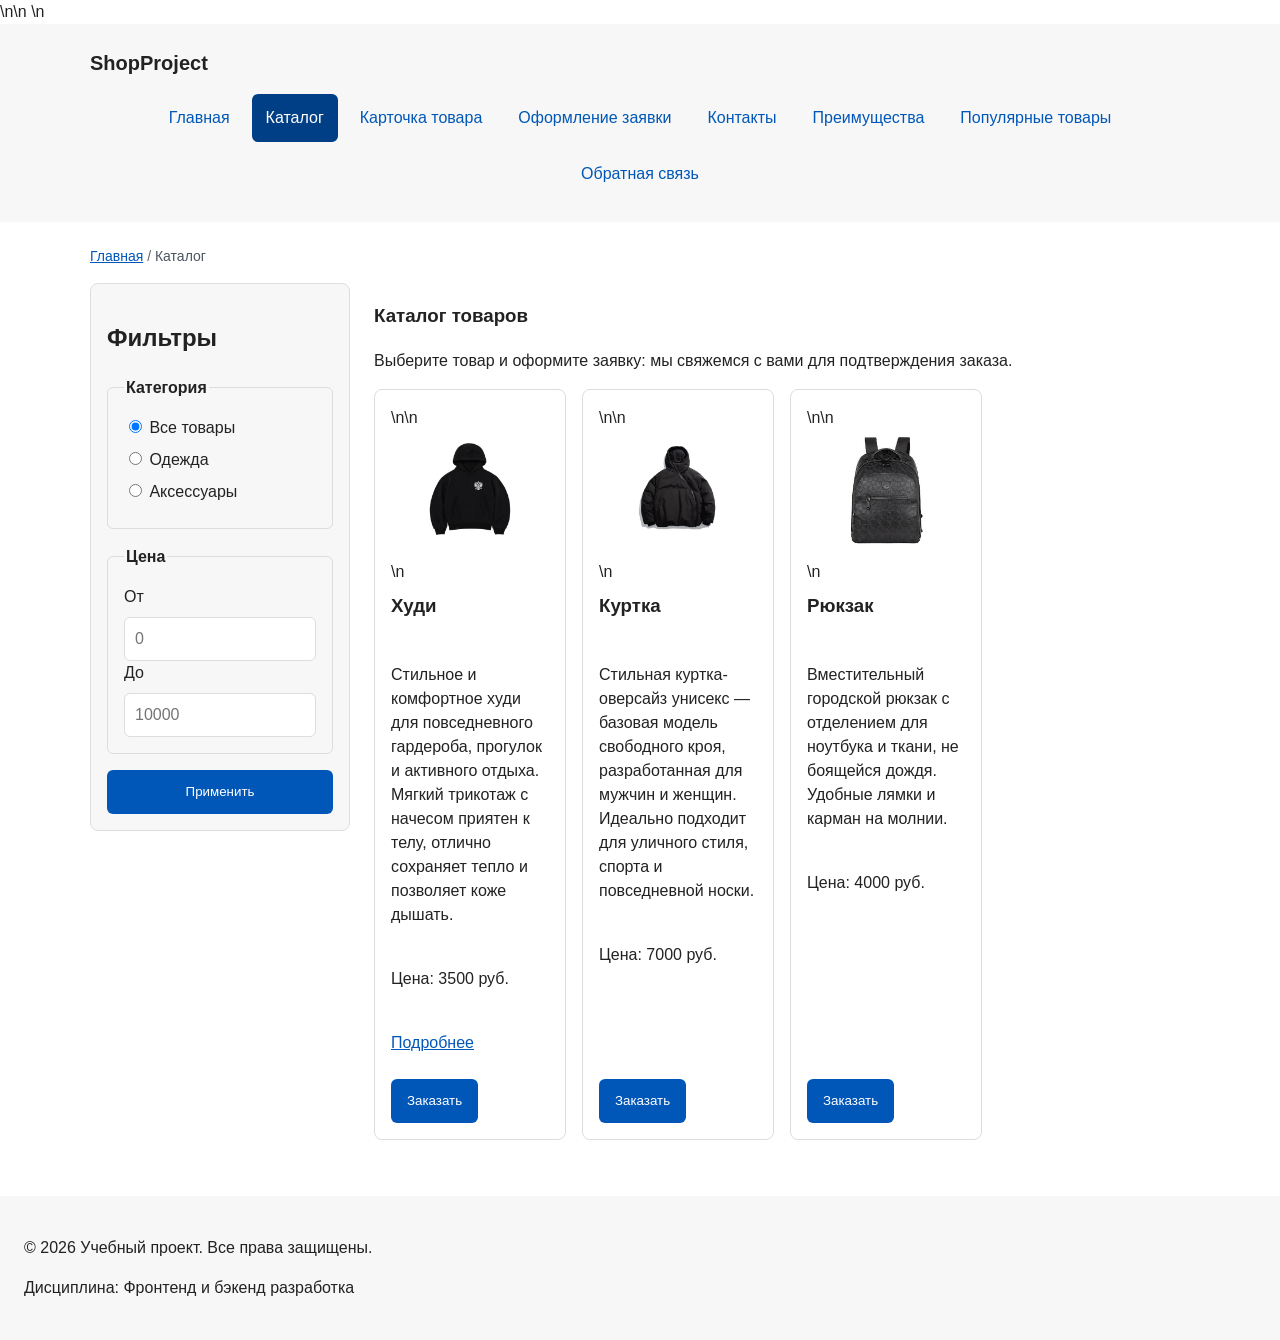
<file: kr3-responsive-shop/catalog.html>
<!DOCTYPE html>
<html lang="ru">
<head>
<meta charset="UTF-8">
<meta name="viewport" content="width=device-width, initial-scale=1.0">
<meta name="description" content="Каталог товаров учебного интернет-магазина.">
<title>Каталог товаров – Учебный интернет-магазин</title>
<link rel="stylesheet" href="css/style.css">\n<link rel="stylesheet" href="css/responsive.css">\n<link rel="stylesheet" href="css/a11y.css">
<script src="js/main.js" defer></script>
</head>
<body>\n<a class="skip-link" href="#main">Перейти к основному содержимому</a>

<header>
<div class="site-header">
<a class="site-logo" href="index.html">ShopProject</a>
<nav class="site-nav" aria-label="Основная навигация">
<ul class="site-nav__list">
<li><a href="index.html">Главная</a></li>
<li><a href="catalog.html" aria-current="page">Каталог</a></li>
<li><a href="product.html">Карточка товара</a></li>
<li><a href="order.html">Оформление заявки</a></li>
<li><a href="contacts.html">Контакты</a></li>
<li><a href="index.html#advantages">Преимущества</a></li>
<li><a href="index.html#popular">Популярные товары</a></li>
<li><a href="index.html#contacts">Обратная связь</a></li>
</ul>
</nav>
</div>
</header>

<main id="main">
<nav class="breadcrumbs" aria-label="Хлебные крошки">
<a href="index.html">Главная</a>
<span>Каталог</span>
</nav>

<section class="catalog-layout">
<aside class="catalog-filters">
<h2>Фильтры</h2>
<form class="filters-form" action="#" method="get">
<fieldset>
<legend>Категория</legend>
<label>
<input type="radio" name="category" value="all" checked>
Все товары
</label>
<label>
<input type="radio" name="category" value="clothes">
Одежда
</label>
<label>
<input type="radio" name="category" value="accessories">
Аксессуары
</label>
</fieldset>
<fieldset>
<legend>Цена</legend>
<label for="price-from">От</label>
<input id="price-from" name="price-from" type="number" min="0" placeholder="0">
<label for="price-to">До</label>
<input id="price-to" name="price-to" type="number" min="0" placeholder="10000">
</fieldset>
<button class="button" type="submit">Применить</button>
</form>
</aside>

<section class="catalog-products">
<h1>Каталог товаров</h1>
<p>Выберите товар и оформите заявку: мы свяжемся с вами для подтверждения заказа.</p>

<div class="products-grid">

<article class="product-card">
<picture class="product-card__media">\n<source srcset="../images/hoodie.jpg" type="image/jpeg">\n<img class="product-card__image" src="../images/hoodie.jpg" srcset="../images/hoodie.jpg 400w" sizes="(max-width: 639px) 100vw, (max-width: 1023px) 50vw, 33vw" alt="Худи для повседневного гардероба" width="400" height="300" loading="lazy">\n</picture>
<h3>Худи</h3>
<p>Стильное и комфортное худи для повседневного гардероба, прогулок и активного отдыха. Мягкий трикотаж с начесом приятен к телу, отлично сохраняет тепло и позволяет коже дышать.</p>
<p>Цена: 3500 руб.</p>
<p><a href="product.html">Подробнее</a></p>
<button class="button product-card__button" type="button" data-product="Худи">
Заказать
</button>
</article>

<article class="product-card">
<picture class="product-card__media">\n<source srcset="../images/jacket.jpg" type="image/jpeg">\n<img class="product-card__image" src="../images/jacket.jpg" srcset="../images/jacket.jpg 400w" sizes="(max-width: 639px) 100vw, (max-width: 1023px) 50vw, 33vw" alt="Куртка-оверсайз унисекс" width="400" height="300" loading="lazy">\n</picture>
<h3>Куртка</h3>
<p>Стильная куртка-оверсайз унисекс — базовая модель свободного кроя, разработанная для мужчин и женщин. Идеально подходит для уличного стиля, спорта и повседневной носки.</p>
<p>Цена: 7000 руб.</p>
<button class="button product-card__button" type="button" data-product="Куртка">
Заказать
</button>
</article>

<article class="product-card">
<picture class="product-card__media">\n<source srcset="../images/backpack.jpg" type="image/jpeg">\n<img class="product-card__image" src="../images/backpack.jpg" srcset="../images/backpack.jpg 400w" sizes="(max-width: 639px) 100vw, (max-width: 1023px) 50vw, 33vw" alt="Городской рюкзак" width="400" height="300" loading="lazy">\n</picture>
<h3>Рюкзак</h3>
<p>Вместительный городской рюкзак с отделением для ноутбука и ткани, не боящейся дождя. Удобные лямки и карман на молнии.</p>
<p>Цена: 4000 руб.</p>
<button class="button product-card__button" type="button" data-product="Рюкзак">
Заказать
</button>
</article>

</div>
</section>
</section>
</main>

<footer>
<p>&copy; 2026 Учебный проект. Все права защищены.</p>
<p>Дисциплина: Фронтенд и бэкенд разработка</p>
</footer>

<!-- Модальное окно с формой заявки -->
<dialog class="order-dialog" id="order-dialog" aria-labelledby="order-dialog-title">
<h2 id="order-dialog-title">Оформление заявки</h2>
<form class="order-form" id="order-form" action="#" method="post" novalidate>
<input id="selected-product" name="selected-product" type="hidden">
<div class="form-field">
<label for="order-name">Имя</label>
<input id="order-name" name="name" type="text" placeholder="Введите ваше имя" minlength="2" autocomplete="given-name" required>
</div>
<div class="form-field">
<label for="order-email">E-mail</label>
<input id="order-email" name="email" type="email" placeholder="example@mail.ru" autocomplete="email" required>
</div>
<div class="form-field">
<label for="order-phone">Телефон</label>
<input id="order-phone" name="phone" type="tel" inputmode="tel" placeholder="+7 (900) 000-00-00" pattern="^\+7 \(\d{3}\) \d{3}-\d{2}-\d{2}$" required>
<small>Формат: +7 (900) 000-00-00</small>
</div>
<div class="form-field">
<label for="order-date">Дата связи</label>
<input id="order-date" name="date" type="date">
</div>
<div class="form-field">
<label for="order-topic">Тема заявки</label>
<select id="order-topic" name="topic" required>
<option value="">Выберите тему</option>
<option value="product">Заказ товара</option>
<option value="consultation">Консультация</option>
<option value="delivery">Доставка</option>
</select>
</div>
<div class="form-field">
<label for="order-comment">Комментарий</label>
<textarea id="order-comment" name="comment" rows="4" placeholder="Укажите дополнительную информацию"></textarea>
</div>
<div class="form-field form-field--checkbox">
<label>
<input id="order-agreement" name="agreement" type="checkbox" required>
Я согласен на обработку данных
</label>
</div>
<div class="form-actions">
<button type="button" id="close-order-dialog">Закрыть</button>
<button type="submit">Отправить заявку</button>
</div>
</form>
</dialog>

<p class="success-message" id="success-message" hidden>
Форма успешно отправлена!
</p>

</body>
</html>
</file>
<file: css/style.css>
/* ===================================
   1. Переменные проекта
   =================================== */
:root {
    /* Основные цвета проекта */
    --color-bg: #ffffff;
    --color-text: #222222;
    --color-muted: #666666;
    --color-primary: #0057b8;
    --color-primary-dark: #003f86;
    --color-border: #dddddd;
    --color-surface: #f7f7f7;
    --color-surface-accent: #eef5ff;
    --color-danger: #b00020;
    --color-success: #168a2f;
    --color-success-bg: #eefaf0;
    --color-white: #ffffff;

    /* Отступы */
    --space-xs: 4px;
    --space-sm: 8px;
    --space-md: 16px;
    --space-lg: 24px;
    --space-xl: 32px;

    /* Скругления */
    --radius-sm: 6px;
    --radius-md: 8px;
    --radius-lg: 12px;

    /* Размеры */
    --container-width: 1100px;
}

/* ===================================
   2. Базовые стили
   =================================== */
* {
    box-sizing: border-box;
}

body {
    margin: 0;
    font-family: Arial, sans-serif;
    line-height: 1.5;
    color: var(--color-text);
    background-color: var(--color-bg);
}

html {
    scroll-behavior: smooth;
}

header,
main,
footer {
    padding: var(--space-lg);
}

header {
    background-color: var(--color-surface);
}

footer {
    background-color: var(--color-surface);
}

:target {
    outline: 2px dashed var(--color-primary);
    outline-offset: 4px;
}

/* ===================================
   3. Общие элементы интерфейса
   =================================== */
a {
    color: var(--color-primary);
}

a:hover {
    color: var(--color-primary-dark);
}

a:focus-visible {
    outline: 2px solid var(--color-primary);
    outline-offset: 3px;
}

.button {
    display: inline-block;
    padding: var(--space-sm) var(--space-md);
    color: var(--color-white);
    background-color: var(--color-primary);
    text-decoration: none;
    border: none;
    border-radius: var(--radius-sm);
    cursor: pointer;
}

.button:hover {
    background-color: var(--color-primary-dark);
}

.button:focus-visible {
    outline: 2px solid var(--color-primary);
    outline-offset: 3px;
}

.button:disabled {
    opacity: 0.6;
    cursor: not-allowed;
}

/* ===================================
   4. Компоненты страницы
   =================================== */
.site-header {
    max-width: var(--container-width);
    margin: 0 auto;
}

.site-logo {
    font-weight: bold;
    text-decoration: none;
    color: var(--color-text);
}

.site-nav__list {
    display: flex;
    flex-wrap: wrap;
    justify-content: center;
    align-items: center;
    gap: var(--space-md);
    padding: 0;
    margin: var(--space-md) 0 0;
    list-style: none;
}

.site-nav__list a {
    display: inline-block;
    padding: var(--space-sm) var(--space-md);
    color: var(--color-primary);
    text-decoration: none;
    border-radius: var(--radius-sm);
}

.site-nav__list a:hover {
    color: var(--color-white);
    background-color: var(--color-primary);
}

.hero {
    max-width: var(--container-width);
    margin: 0 auto var(--space-xl);
    padding: var(--space-xl) var(--space-lg);
    background-color: var(--color-surface-accent);
    border-radius: var(--radius-lg);
}

.section {
    max-width: var(--container-width);
    margin: 0 auto var(--space-xl);
}

.section h2 {
    margin-top: 0;
}

.advantages-list {
    padding-left: var(--space-lg);
}

.products-grid {
    display: grid;
    grid-template-columns: repeat(3, 1fr);
    gap: var(--space-lg);
}

.product-card {
    display: flex;
    flex-direction: column;
    gap: var(--space-sm);
    padding: var(--space-md);
    border: 1px solid var(--color-border);
    border-radius: var(--radius-md);
    background-color: var(--color-bg);
}

.product-card:hover {
    border-color: var(--color-primary);
}

.product-card h3 {
    margin-top: 0;
}

.product-card .button {
    margin-top: auto;
    align-self: flex-start;
}

.aside-info {
    max-width: var(--container-width);
    margin: 0 auto var(--space-xl);
    padding: var(--space-md);
    border-left: 4px solid var(--color-primary);
    background-color: var(--color-surface);
}

/* ===================================
   5. Форма и модальное окно
   =================================== */
.order-dialog {
    width: min(100% - 32px, 560px);
    padding: var(--space-lg);
    border: none;
    border-radius: var(--radius-lg);
}

.order-dialog::backdrop {
    background-color: rgba(0, 0, 0, 0.5);
}

.form-field {
    margin-bottom: var(--space-md);
}

.form-field label {
    display: block;
    margin-bottom: var(--space-xs);
}

.form-field input,
.form-field select,
.form-field textarea {
    width: 100%;
    padding: 10px 12px;
    border: 1px solid var(--color-border);
    border-radius: var(--radius-sm);
    font: inherit;
}

.form-field input:hover,
.form-field select:hover,
.form-field textarea:hover {
    border-color: var(--color-primary);
}

.form-field input:focus-visible,
.form-field select:focus-visible,
.form-field textarea:focus-visible,
.form-actions button:focus-visible {
    outline: 2px solid var(--color-primary);
    outline-offset: 3px;
}

.form-field input[type="checkbox"] {
    width: auto;
}

.form-field small {
    display: block;
    margin-top: var(--space-xs);
    color: var(--color-muted);
}

[aria-invalid="true"] {
    border-color: var(--color-danger);
}

.form-actions {
    display: flex;
    gap: 12px;
    margin-top: 20px;
}

.success-message {
    max-width: var(--container-width);
    margin: var(--space-lg) auto;
    padding: var(--space-md);
    border-left: 4px solid var(--color-success);
    background-color: var(--color-success-bg);
}
/* ===================================
   6. Хлебные крошки
   =================================== */
.breadcrumbs {
    max-width: var(--container-width);
    margin: 0 auto var(--space-md);
    font-size: 14px;
    color: var(--color-muted);
}

.breadcrumbs a {
    color: var(--color-primary);
}

.breadcrumbs span::before {
    content: " / ";
    color: var(--color-muted);
}

/* ===================================
   7. Раскладка страницы каталога
   =================================== */
.catalog-layout {
    max-width: var(--container-width);
    margin: 0 auto var(--space-xl);
    display: grid;
    grid-template-columns: 260px 1fr;
    grid-template-areas: "filters products";
    gap: var(--space-lg);
}

.catalog-filters {
    grid-area: filters;
    padding: var(--space-md);
    border: 1px solid var(--color-border);
    border-radius: var(--radius-md);
    background-color: var(--color-surface);
}

.catalog-products {
    grid-area: products;
}

.filters-form {
    display: grid;
    gap: var(--space-md);
}

.filters-form fieldset {
    margin: 0;
    padding: var(--space-md);
    border: 1px solid var(--color-border);
    border-radius: var(--radius-sm);
}

.filters-form legend {
    font-weight: 700;
}

.filters-form label {
    display: block;
    margin-bottom: var(--space-sm);
}
/* Страница карточки товара */
.product-page {
  display: flex;
  flex-wrap: wrap;
  gap: 32px;
  margin: 24px 0;
}

.product-page__image {
  flex: 1 1 320px;
  min-height: 320px;
  display: flex;
  align-items: center;
  justify-content: center;
  background: #eceff1;
  border: 1px solid #cfd8dc;
  border-radius: 8px;
  color: #607d8b;
  font-size: 1.2rem;
}

.product-page__info {
  flex: 1 1 360px;
}

.product-page__price {
  font-size: 1.6rem;
  font-weight: bold;
}

.product-page__specs {
  display: grid;
  grid-template-columns: max-content 1fr;
  gap: 8px 16px;
}

.product-page__specs dt {
  font-weight: bold;
}

.product-page__specs dd {
  margin: 0;
}

.product-page__actions {
  display: flex;
  flex-wrap: wrap;
  align-items: center;
  gap: 16px;
  margin-top: 24px;
}

/* Страница оформления заявки */
.order-page {
  max-width: 640px;
  margin: 24px 0;
}

.order-page__form fieldset {
  margin: 0 0 20px;
  padding: 16px;
  border: 1px solid #cfd8dc;
  border-radius: 8px;
}

.order-page__form legend {
  padding: 0 8px;
  font-weight: bold;
}

.form-field__title {
  display: block;
  margin-bottom: 4px;
}

.filters-form input[type="number"] {
   
    width: 100%;
    padding: 8px 10px;
    border: 1px solid var(--color-border);
    border-radius: var(--radius-sm);
    font: inherit;
}
/* Картинки в карточках товаров */
.product-card__image {
  display: block;
  width: 100%;
  height: 200px;
  object-fit: cover;
  border-radius: 6px;
  margin-bottom: 12px;
}

/* Картинка на странице товара */
.product-page__image {
  display: block;
  overflow: hidden;
}

.product-page__image img {
  display: block;
  width: 100%;
  height: 100%;
  object-fit: cover;
  border-radius: 8px;
}
/* Картинки в карточках товаров */
.product-card__image {
  display: block;
  width: 100%;
  height: 220px;
  object-fit: contain;
  background: #fff;
  border-radius: 6px;
  margin-bottom: 12px;
}

/* Картинка на странице товара */
.product-page__image img {
  display: block;
  width: 100%;
  height: 100%;
  object-fit: contain;
  background: #fff;
}
</file>
<file: kr3-responsive-shop/css/style.css>
/* ===================================
   1. Переменные проекта
   =================================== */
:root {
    /* Основные цвета проекта */
    --color-bg: #ffffff;
    --color-text: #222222;
    --color-muted: #666666;
    --color-primary: #0057b8;
    --color-primary-dark: #003f86;
    --color-border: #dddddd;
    --color-surface: #f7f7f7;
    --color-surface-accent: #eef5ff;
    --color-danger: #b00020;
    --color-success: #168a2f;
    --color-success-bg: #eefaf0;
    --color-white: #ffffff;

    /* Отступы */
    --space-xs: 4px;
    --space-sm: 8px;
    --space-md: 16px;
    --space-lg: 24px;
    --space-xl: 32px;

    /* Скругления */
    --radius-sm: 6px;
    --radius-md: 8px;
    --radius-lg: 12px;

    /* Размеры */
    --container-width: 1100px;
}

/* ===================================
   2. Базовые стили
   =================================== */
* {
    box-sizing: border-box;
}

body {
    margin: 0;
    font-family: Arial, sans-serif;
    line-height: 1.5;
    color: var(--color-text);
    background-color: var(--color-bg);
}

html {
    scroll-behavior: smooth;
}

header,
main,
footer {
    padding: var(--space-lg);
}

header {
    background-color: var(--color-surface);
}

footer {
    background-color: var(--color-surface);
}

:target {
    outline: 2px dashed var(--color-primary);
    outline-offset: 4px;
}

/* ===================================
   3. Общие элементы интерфейса
   =================================== */
a {
    color: var(--color-primary);
}

a:hover {
    color: var(--color-primary-dark);
}

a:focus-visible {
    outline: 2px solid var(--color-primary);
    outline-offset: 3px;
}

.button {
    display: inline-block;
    padding: var(--space-sm) var(--space-md);
    color: var(--color-white);
    background-color: var(--color-primary);
    text-decoration: none;
    border: none;
    border-radius: var(--radius-sm);
    cursor: pointer;
}

.button:hover {
    background-color: var(--color-primary-dark);
}

.button:focus-visible {
    outline: 2px solid var(--color-primary);
    outline-offset: 3px;
}

.button:disabled {
    opacity: 0.6;
    cursor: not-allowed;
}

/* ===================================
   4. Компоненты страницы
   =================================== */
.site-header {
    max-width: var(--container-width);
    margin: 0 auto;
}

.site-logo {
    font-weight: bold;
    text-decoration: none;
    color: var(--color-text);
}

.site-nav__list {
    display: flex;
    flex-wrap: wrap;
    justify-content: center;
    align-items: center;
    gap: var(--space-md);
    padding: 0;
    margin: var(--space-md) 0 0;
    list-style: none;
}

.site-nav__list a {
    display: inline-block;
    padding: var(--space-sm) var(--space-md);
    color: var(--color-primary);
    text-decoration: none;
    border-radius: var(--radius-sm);
}

.site-nav__list a:hover {
    color: var(--color-white);
    background-color: var(--color-primary);
}

.hero {
    max-width: var(--container-width);
    margin: 0 auto var(--space-xl);
    padding: var(--space-xl) var(--space-lg);
    background-color: var(--color-surface-accent);
    border-radius: var(--radius-lg);
}

.section {
    max-width: var(--container-width);
    margin: 0 auto var(--space-xl);
}

.section h2 {
    margin-top: 0;
}

.advantages-list {
    padding-left: var(--space-lg);
}

.products-grid {
    display: grid;
    grid-template-columns: repeat(3, 1fr);
    gap: var(--space-lg);
}

.product-card {
    display: flex;
    flex-direction: column;
    gap: var(--space-sm);
    padding: var(--space-md);
    border: 1px solid var(--color-border);
    border-radius: var(--radius-md);
    background-color: var(--color-bg);
}

.product-card:hover {
    border-color: var(--color-primary);
}

.product-card h3 {
    margin-top: 0;
}

.product-card .button {
    margin-top: auto;
    align-self: flex-start;
}

.aside-info {
    max-width: var(--container-width);
    margin: 0 auto var(--space-xl);
    padding: var(--space-md);
    border-left: 4px solid var(--color-primary);
    background-color: var(--color-surface);
}

/* ===================================
   5. Форма и модальное окно
   =================================== */
.order-dialog {
    width: min(100% - 32px, 560px);
    padding: var(--space-lg);
    border: none;
    border-radius: var(--radius-lg);
}

.order-dialog::backdrop {
    background-color: rgba(0, 0, 0, 0.5);
}

.form-field {
    margin-bottom: var(--space-md);
}

.form-field label {
    display: block;
    margin-bottom: var(--space-xs);
}

.form-field input,
.form-field select,
.form-field textarea {
    width: 100%;
    padding: 10px 12px;
    border: 1px solid var(--color-border);
    border-radius: var(--radius-sm);
    font: inherit;
}

.form-field input:hover,
.form-field select:hover,
.form-field textarea:hover {
    border-color: var(--color-primary);
}

.form-field input:focus-visible,
.form-field select:focus-visible,
.form-field textarea:focus-visible,
.form-actions button:focus-visible {
    outline: 2px solid var(--color-primary);
    outline-offset: 3px;
}

.form-field input[type="checkbox"] {
    width: auto;
}

.form-field small {
    display: block;
    margin-top: var(--space-xs);
    color: var(--color-muted);
}

[aria-invalid="true"] {
    border-color: var(--color-danger);
}

.form-actions {
    display: flex;
    gap: 12px;
    margin-top: 20px;
}

.success-message {
    max-width: var(--container-width);
    margin: var(--space-lg) auto;
    padding: var(--space-md);
    border-left: 4px solid var(--color-success);
    background-color: var(--color-success-bg);
}
/* ===================================
   6. Хлебные крошки
   =================================== */
.breadcrumbs {
    max-width: var(--container-width);
    margin: 0 auto var(--space-md);
    font-size: 14px;
    color: var(--color-muted);
}

.breadcrumbs a {
    color: var(--color-primary);
}

.breadcrumbs span::before {
    content: " / ";
    color: var(--color-muted);
}

/* ===================================
   7. Раскладка страницы каталога
   =================================== */
.catalog-layout {
    max-width: var(--container-width);
    margin: 0 auto var(--space-xl);
    display: grid;
    grid-template-columns: 260px 1fr;
    grid-template-areas: "filters products";
    gap: var(--space-lg);
}

.catalog-filters {
    grid-area: filters;
    padding: var(--space-md);
    border: 1px solid var(--color-border);
    border-radius: var(--radius-md);
    background-color: var(--color-surface);
}

.catalog-products {
    grid-area: products;
}

.filters-form {
    display: grid;
    gap: var(--space-md);
}

.filters-form fieldset {
    margin: 0;
    padding: var(--space-md);
    border: 1px solid var(--color-border);
    border-radius: var(--radius-sm);
}

.filters-form legend {
    font-weight: 700;
}

.filters-form label {
    display: block;
    margin-bottom: var(--space-sm);
}
/* Страница карточки товара */
.product-page {
  display: flex;
  flex-wrap: wrap;
  gap: 32px;
  margin: 24px 0;
}

.product-page__image {
  flex: 1 1 320px;
  min-height: 320px;
  display: flex;
  align-items: center;
  justify-content: center;
  background: #eceff1;
  border: 1px solid #cfd8dc;
  border-radius: 8px;
  color: #607d8b;
  font-size: 1.2rem;
}

.product-page__info {
  flex: 1 1 360px;
}

.product-page__price {
  font-size: 1.6rem;
  font-weight: bold;
}

.product-page__specs {
  display: grid;
  grid-template-columns: max-content 1fr;
  gap: 8px 16px;
}

.product-page__specs dt {
  font-weight: bold;
}

.product-page__specs dd {
  margin: 0;
}

.product-page__actions {
  display: flex;
  flex-wrap: wrap;
  align-items: center;
  gap: 16px;
  margin-top: 24px;
}

/* Страница оформления заявки */
.order-page {
  max-width: 640px;
  margin: 24px 0;
}

.order-page__form fieldset {
  margin: 0 0 20px;
  padding: 16px;
  border: 1px solid #cfd8dc;
  border-radius: 8px;
}

.order-page__form legend {
  padding: 0 8px;
  font-weight: bold;
}

.form-field__title {
  display: block;
  margin-bottom: 4px;
}

.filters-form input[type="number"] {
   
    width: 100%;
    padding: 8px 10px;
    border: 1px solid var(--color-border);
    border-radius: var(--radius-sm);
    font: inherit;
}
/* Картинки в карточках товаров */
.product-card__image {
  display: block;
  width: 100%;
  height: 200px;
  object-fit: cover;
  border-radius: 6px;
  margin-bottom: 12px;
}

/* Картинка на странице товара */
.product-page__image {
  display: block;
  overflow: hidden;
}

.product-page__image img {
  display: block;
  width: 100%;
  height: 100%;
  object-fit: cover;
  border-radius: 8px;
}
/* Картинки в карточках товаров */
.product-card__image {
  display: block;
  width: 100%;
  height: 220px;
  object-fit: contain;
  background: #fff;
  border-radius: 6px;
  margin-bottom: 12px;
}

/* Картинка на странице товара */
.product-page__image img {
  display: block;
  width: 100%;
  height: 100%;
  object-fit: contain;
  background: #fff;
}
</file>
<file: kr3-responsive-shop/css/responsive.css>
/* Адаптивные стили КР №3. Mobile First. */
*,*::before,*::after{box-sizing:border-box} html{scroll-behavior:smooth} img,video{max-width:100%;height:auto} body{overflow-x:hidden}
.container,.main,.section{width:min(100% - 32px,1200px);margin-inline:auto}.section{padding-block:clamp(24px,5vw,64px)}
header,main,footer{padding:clamp(12px,3vw,24px)} .site-header{width:min(100%,1200px);margin-inline:auto}.site-logo{display:inline-block;font-size:1.25rem}
.site-nav__list{display:flex;flex-direction:column;align-items:stretch;gap:8px;margin-top:16px}.site-nav__list li{min-width:0}.site-nav__list a{display:block;min-height:44px;padding:12px 14px;overflow-wrap:anywhere}
.hero{display:grid;gap:24px;width:min(100%,1200px);margin:0 auto 32px;padding:clamp(20px,5vw,48px)}.hero h1{font-size:clamp(1.8rem,7vw,3.5rem);line-height:1.1;overflow-wrap:anywhere}
.products-grid{display:grid;grid-template-columns:minmax(0,1fr);gap:16px}.product-card{min-width:0}.product-card h3,.product-card p{overflow-wrap:anywhere}.product-card__media{display:block;width:100%}.product-card__image{display:block;width:100%;aspect-ratio:4/3;height:auto;object-fit:contain;background:#fff;border-radius:8px}
.catalog-layout{display:grid;grid-template-columns:minmax(0,1fr);gap:24px;width:min(100%,1200px);margin:0 auto 32px}.catalog-filters{order:-1;min-width:0}.catalog-products{min-width:0}.filters-form input[type="number"]{width:100%;min-height:44px}
.product-page{display:grid;grid-template-columns:minmax(0,1fr);gap:24px;width:min(100%,1200px);margin:24px auto}.product-page__image{min-width:0;min-height:0}.product-page__image img{display:block;width:100%;height:auto;max-height:520px;object-fit:contain}
.product-page__specs{display:grid;grid-template-columns:minmax(0,1fr);gap:4px}.product-page__specs dt{font-weight:700}.product-page__specs dd{margin:0 0 12px}
.order-page{width:min(100%,720px);margin:24px auto}.order-form,.order-page__form{display:grid;grid-template-columns:minmax(0,1fr);gap:16px}.order-page__form fieldset{min-width:0}.form-field{min-width:0}
.form-field input,.form-field select,.form-field textarea,.order-form input,.order-form select,.order-form textarea{width:100%;max-width:100%;min-height:44px;font:inherit}
.form-field input[type="checkbox"],.form-field input[type="radio"],.order-form input[type="checkbox"],.order-form input[type="radio"]{width:auto;min-height:0}.form-field textarea,.order-form textarea{min-height:120px;resize:vertical}
.form-actions{display:flex;flex-wrap:wrap;gap:12px}.form-actions button,.button{min-height:44px}
.table-wrapper{width:100%;overflow-x:auto;-webkit-overflow-scrolling:touch}.product-table{width:100%;min-width:640px;border-collapse:collapse}.product-table th,.product-table td{padding:12px;border:1px solid var(--color-border,#ddd);text-align:left}
.order-dialog{width:min(100% - 32px,560px);max-width:560px;max-height:calc(100vh - 32px);overflow:auto}.order-dialog::backdrop{background:rgb(0 0 0 / .5)}
.skip-link{position:absolute;left:16px;top:-100px;z-index:1000;padding:8px 12px;color:#fff;background:#111;border-radius:6px;text-decoration:none}.skip-link:focus,.skip-link:focus-visible{top:16px}
:focus-visible{outline:3px solid var(--color-primary,#0057b8);outline-offset:3px}a{overflow-wrap:anywhere}footer{overflow-wrap:anywhere}
@media(min-width:640px){.products-grid{grid-template-columns:repeat(2,minmax(0,1fr))}.site-nav__list{flex-direction:row;flex-wrap:wrap;align-items:center}.site-nav__list a{display:inline-flex;align-items:center}}
@media(min-width:768px){.order-page__form{grid-template-columns:repeat(2,minmax(0,1fr))}.order-page__form fieldset{grid-column:1/-1}}
@media(min-width:900px){.product-page{grid-template-columns:minmax(280px,1fr) minmax(0,1fr);align-items:start}}
@media(min-width:1024px){.products-grid{grid-template-columns:repeat(3,minmax(0,1fr))}.catalog-layout{grid-template-columns:260px minmax(0,1fr);align-items:start}.catalog-filters{position:sticky;top:16px;order:initial}.product-page__specs{grid-template-columns:max-content minmax(0,1fr);gap:8px 16px}.product-page__specs dd{margin:0}}
@media(min-width:1280px){.products-grid{grid-template-columns:repeat(4,minmax(0,1fr))}}
</file>
<file: kr3-responsive-shop/css/a11y.css>
/* Дополнительные стили доступности (A11y). */
:focus-visible{outline:3px solid #0057b8;outline-offset:3px}
.site-nav__list a[aria-current="page"]{color:#fff;background:#003f86}
.form-field small,.breadcrumbs{color:#4b5563}
.form-error{color:#b00020}
.skip-link:focus-visible{outline:3px solid #ffbf47;outline-offset:3px}
</file>
<file: kr2-bootstrap-shop/css/custom.css>
:root { --shop-accent: #3157d5; --shop-ink: #172033; }
body { color: var(--shop-ink); }
.hero-section { background: linear-gradient(135deg, #f1f5ff 0%, #ffffff 65%); }
.hero-image { max-height: 360px; width: 100%; object-fit: contain; }
.feature-card { padding: 1.5rem; border: 1px solid #e8ebf2; border-radius: 1rem; background: #fff; }
.feature-icon { display: grid; place-items: center; width: 2.75rem; height: 2.75rem; margin-bottom: 1rem; border-radius: .8rem; background: #eaf0ff; color: var(--shop-accent); font-size: 1.5rem; font-weight: 700; }
.product-card { border: 0; border-radius: 1rem; overflow: hidden; box-shadow: 0 .25rem 1rem rgba(23,32,51,.07); transition: transform .2s ease, box-shadow .2s ease; }
.product-card:hover { transform: translateY(-4px); box-shadow: 0 .75rem 1.5rem rgba(23,32,51,.12); }
.card-img-top { height: 220px; object-fit: contain; background: #f5f7fb; padding: 1rem; }
.placeholder-image { min-height: 320px; }
@media (max-width: 575.98px) { .hero-section .display-4 { font-size: 2.4rem; } }
</file>
